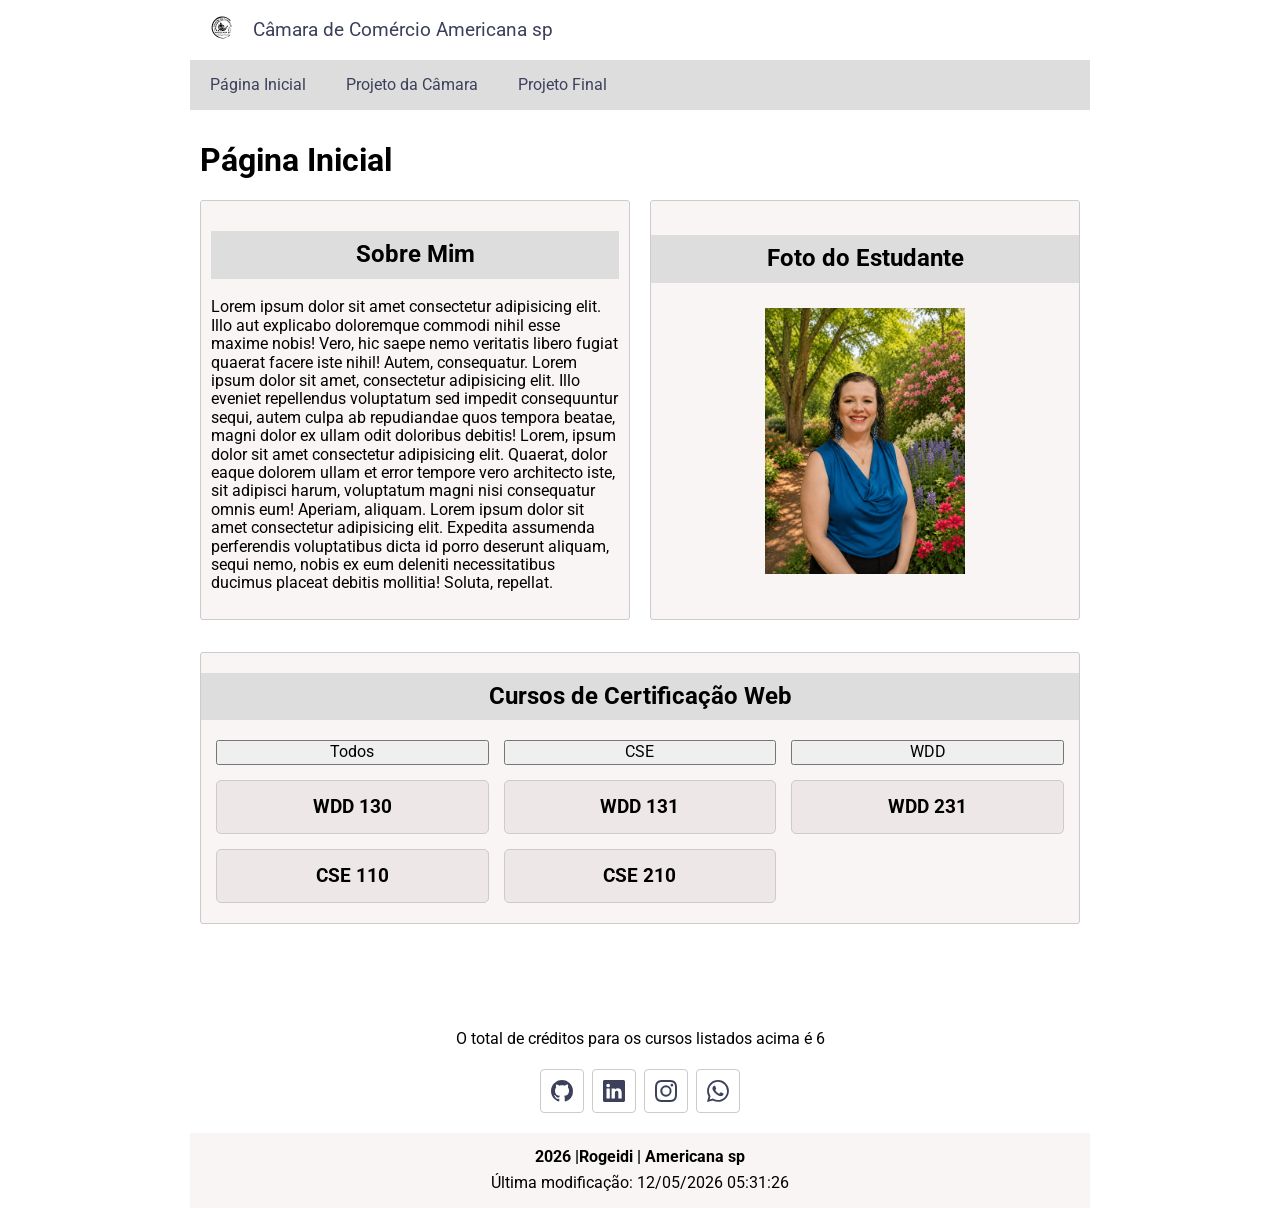
<file: index.html>
<!DOCTYPE html>
<html lang="pt-BR">

<head>
    <meta charset="UTF-8">
    <meta name="viewport" content="width=device-width, initial-scale=1.0">
    <title>Câmara de Comércio Americana sp</title>
    <meta name="description"
        content="Conecte-se à Câmara de Comércio de Americana. Apoio empresarial, parcerias e o crescimento econômico da nossa região.">
    <meta name="author" content="Rogeidi Raquel Vela de Sierra">

    <meta property="og:title" content="Câmara de comércio Americana sp" />
    <meta property="og:description"
        content="Conecte-se à Câmara de Comércio de Americana. Apoio empresarial, parceiras e o crescimento econômico da nossa região." />
    <meta property="og:url" content="https://github.io" />
    <meta property="og:image" content="https://github.io" />

    <link rel="icon" href="imagens/camara-comercio.ico">
    <link rel="stylesheet" href="estilos/normalize.css">
    <link rel="stylesheet" href="estilos/telas-pequenas.css">
    <link rel="stylesheet" href="estilos/maior.css">

    <link rel="preconnect" href="https://fonts.googleapis.com">
    <link rel="preconnect" href="https://fonts.gstatic.com" crossorigin>
    <link href="https://fonts.googleapis.com/css2?family=Roboto:ital,wght@0,100..900;1,100..900&display=swap"
        rel="stylesheet">
</head>

<body>
    <header>
        <img src="imagens/camara-comercio.svg" alt="Logo do Site" width="220" height="220">
        <span>Câmara de Comércio Americana sp</span>
        <button id="ham-btn" class="hamburger"></button>
    </header>
    <nav id="nav-bar" class="navegacao">
        <ul>
            <li><a href="#">Página Inicial</a></li>
            <li><a href="#">Projeto da Câmara</a></li>
            <li><a href="#">Projeto Final</a></li>
        </ul>
    </nav>
    <main>
        <h1>Página Inicial</h1>
        <section class="sobre-mim">
            <h2>Sobre Mim</h2>
            <p>Lorem ipsum dolor sit amet consectetur adipisicing elit. Illo aut explicabo doloremque commodi nihil esse
                maxime nobis! Vero, hic saepe nemo veritatis libero fugiat quaerat facere iste nihil! Autem,
                consequatur.
                Lorem ipsum dolor sit amet, consectetur adipisicing elit. Illo eveniet repellendus voluptatum sed
                impedit consequuntur sequi, autem culpa ab repudiandae quos tempora beatae, magni dolor ex ullam odit
                doloribus debitis!
                Lorem, ipsum dolor sit amet consectetur adipisicing elit. Quaerat, dolor eaque dolorem ullam et error
                tempore vero architecto iste, sit adipisci harum, voluptatum magni nisi consequatur omnis eum! Aperiam,
                aliquam.
                Lorem ipsum dolor sit amet consectetur adipisicing elit. Expedita assumenda perferendis voluptatibus
                dicta id porro deserunt aliquam, sequi nemo, nobis ex eum deleniti necessitatibus ducimus placeat
                debitis mollitia! Soluta, repellat.
            </p>
        </section>
        <section class="foto-perfil">
            <h2>Foto do Estudante</h2>
            <img src="imagens/perfil.jpg" alt="Foto de perfil">
        </section>
        <section class="cursos">
            <h2>Cursos de Certificação Web</h2>
            <div class="filtros-container">
                <button class="btn-filtro active" data-categoria="todos">Todos</button>
                <button class="btn-filtro" data-categoria="cse">CSE</button>
                <button class="btn-filtro" data-categoria="wdd">WDD</button>
            </div>
            <div class="cursos-container"></div>
        </section>
    </main>
    <footer>
        <p>O total de créditos para os cursos listados acima é 6</p>
        <div class="social">
            <a href="https://github.com/Rogeidi/wdd231" target="_blank"><img src="imagens/github.svg"
                    alt="Perfil do GitHub de Rogeidi" width="16px" height="16px"></a>
            <a href="https://www.linkedin.com/in/rogeidi-r-vela-de-sierra-280049397/" target="_blank"><img
                    src="imagens/linkedin.svg" alt="Perfil do LinkedIn de Rogeidi" width="16px" height="16px"></a>
            <a href="https://instagram.com" target="_blank"><img src="imagens/instagram.svg"
                    alt="Página oficial do Instagram da Câmara de Comércio" width="16px" height="16px"></a>
            <a href="https://whatsapp.com" target="_blank"><img src="imagens/whatsapp.svg"
                    alt="Canal de atendimento via WhatsApp" width="16px" height="16px"></a>
        </div>
        <div class="direitos-container">
            <span id="anoAtual">&copy; |Rogeidi | Americana sp</span>
            <p id="ultimaModificacao">Última Modificação</p>
        </div>

    </footer>

    <!------------SCRIPTS----------------------->
    <script src="scripts/navegacao.js" defer></script>
    <script src="scripts/curso.js" defer></script>
    <script src="scripts/datas.js" defer></script>



</body>


</html>
</file>
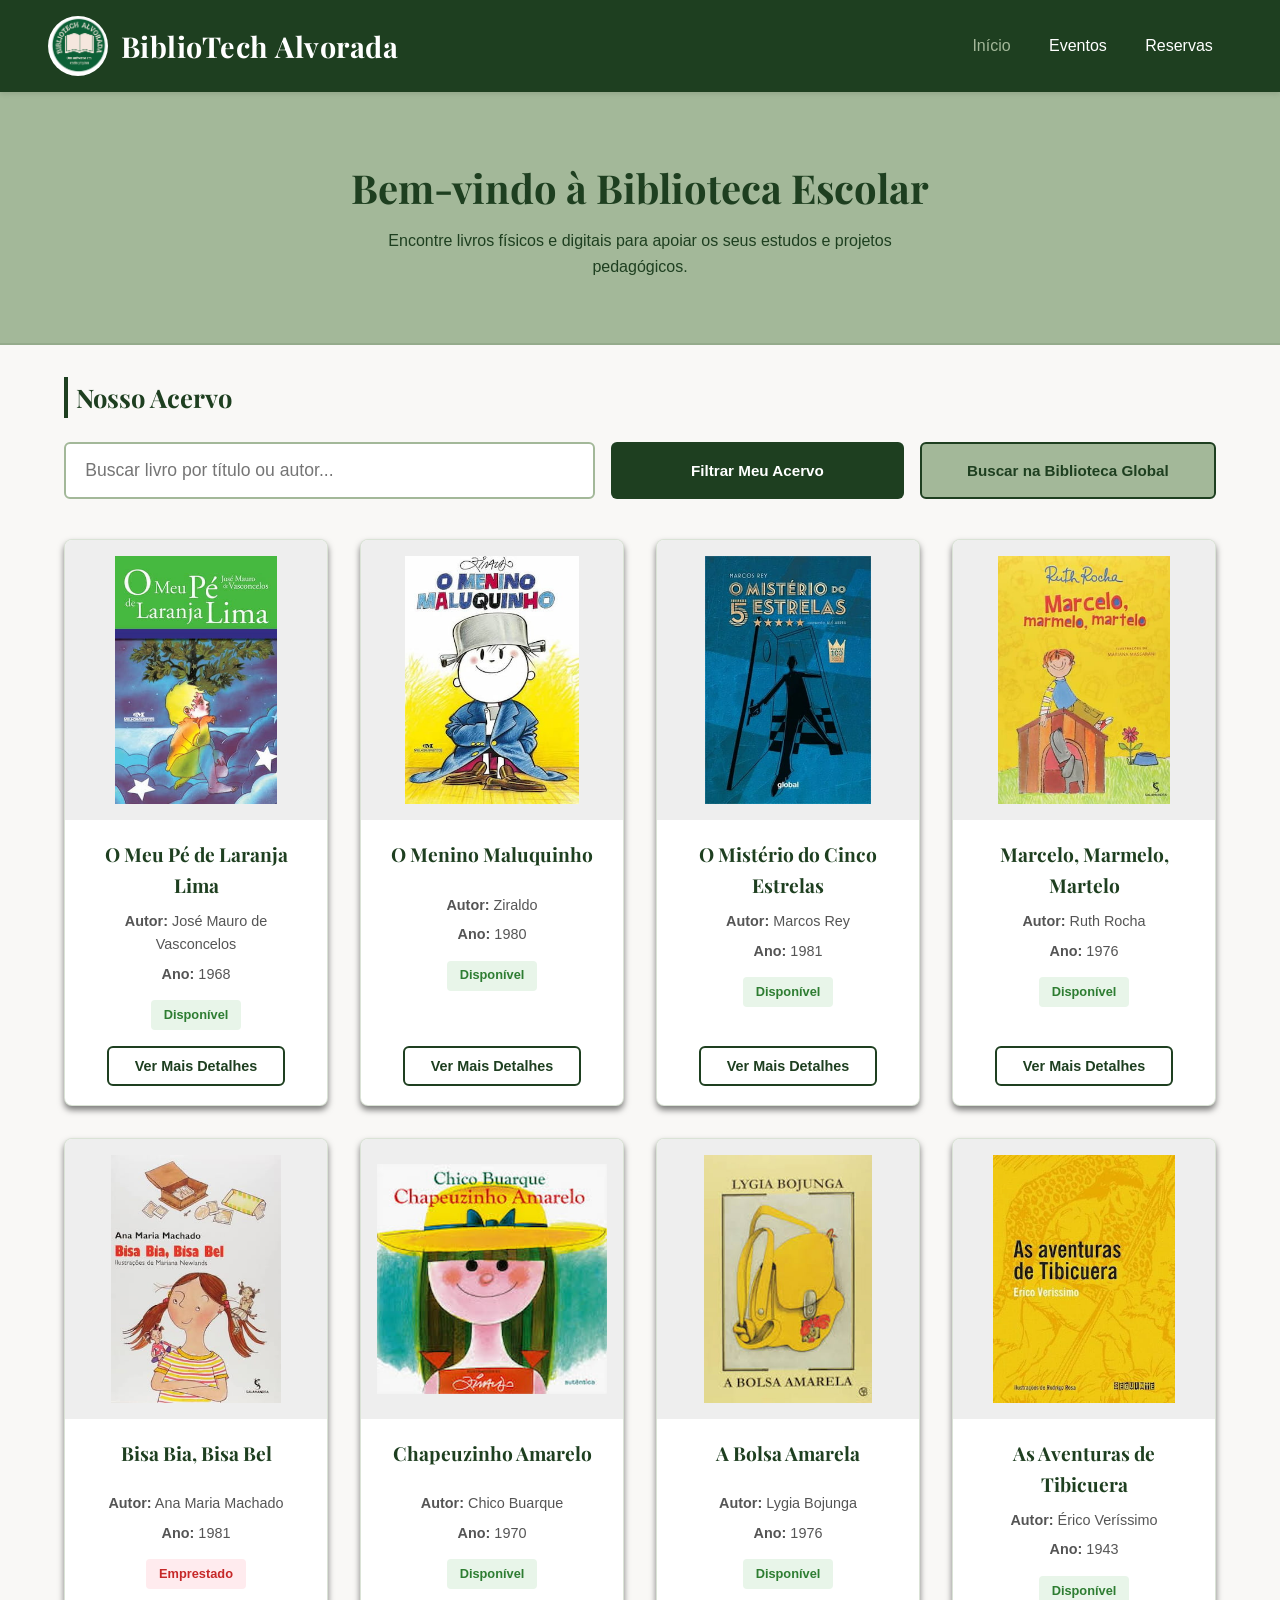
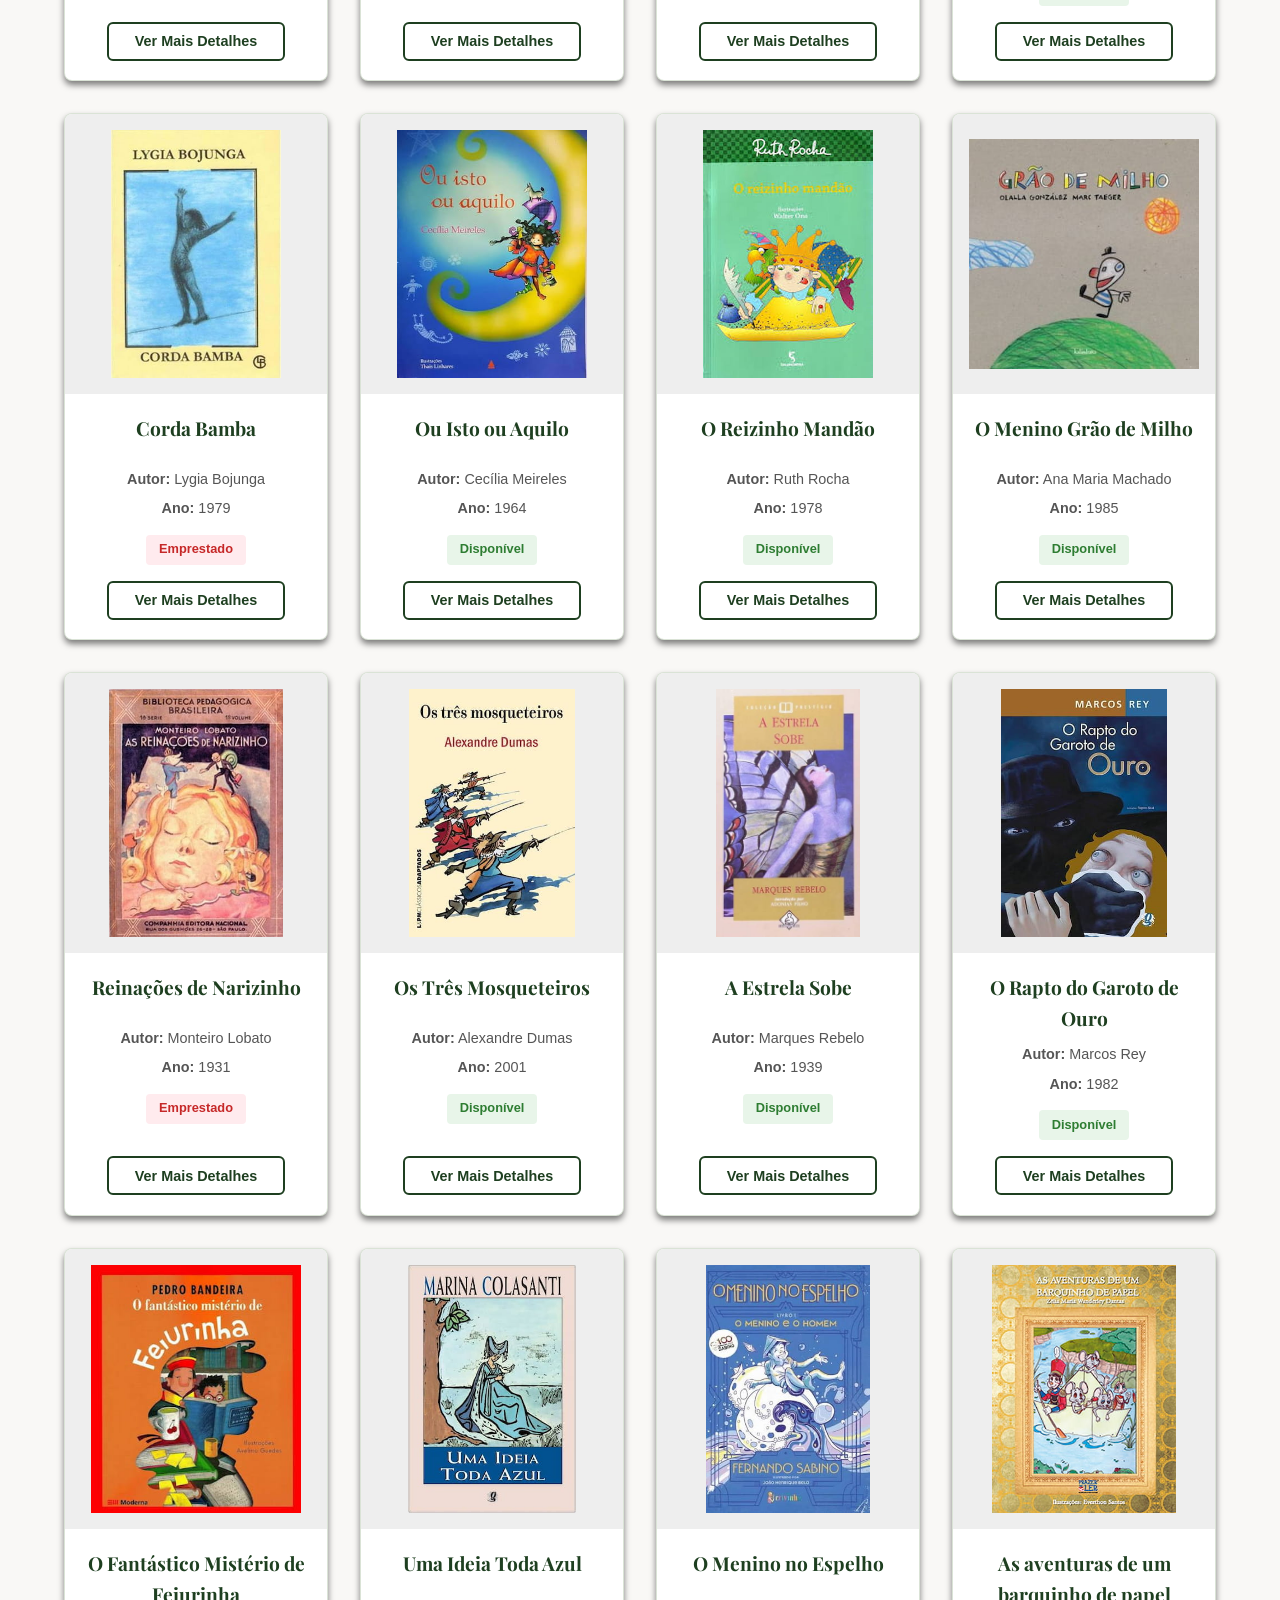
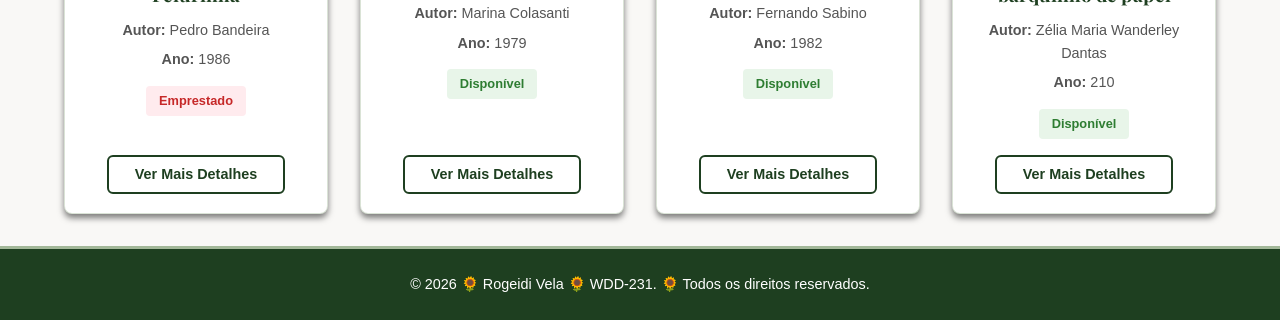
<file: projeto-final/index.html>
<!DOCTYPE html>
<html lang="pt-BR">

<head>
    <meta charset="UTF-8">
    <meta name="viewport" content="width=device-width, initial-scale=1.0">
    <title>BiblioTech Alvorada - Acervo Digital da Biblioteca Escolar</title>
    <meta name="description"
        content="Explore o acervo da BiblioTech Alvorada. busque livros, reserve título, confira eventos literários e gerencie seus empréstimos escolares online.">
    <meta name="author" content="Rogeidi Vela">

    <meta property="og:title" content="BiblioTech Alvorada - Biblioteca Escolar">
    <meta property="og:description"
        content="Facilitando a leitura e o aprendizado com tecnologia. Acesse nosso acervo digital escolar.">
    <meta property="og:type" content="website">
    <meta property="og:url" content="https://rogeidi.github.io/wdd231/projeto-final/index.html">

    <meta property="og:image"
        content="https://rogeidi.github.io/wdd231/projeto-final/imagens/livros-a.jpg">


    <link rel="icon" href="imagens/livro.ico" type="image/x-icon">

    <link rel="preconnect" href="https://fonts.googleapis.com">
    <link rel="preconnect" href="https://fonts.gstatic.com" crossorigin>
    <link href="https://fonts.googleapis.com/css2?family=Playfair+Display:ital,wght@0,400..900;1,400..900&family=Roboto:ital,wght@0,100..900;1,100..900&display=swap" rel="stylesheet">

    <link rel="stylesheet" href="estilos/base.css">
    <link rel="stylesheet" href="estilos/index.css">

    <script src="scripts/main.js" type="module"></script>

</head>

<body>
    <header>

        <div class="logo">
            <img src="imagens/logo.webp" alt="Logotipo BiblioTech" class="logo-imagem">
            <h1>BiblioTech Alvorada</h1>
        </div>
        <button class="menu-hamburger" id="menuHamburger" aria-label="Abrir menu de navegação">☰</button>
        <nav>
            <ul id="navMenu">
                <li><a href="index.html" class="active">Início</a></li>
                <li><a href="eventos.html">Eventos</a></li>
                <li><a href="reserva.html">Reservas</a></li>
            </ul>
        </nav>
    </header>

    <main>
        <section class="hero">
            <h2>Bem-vindo à Biblioteca Escolar</h2>
            <p>Encontre livros físicos e digitais para apoiar os seus estudos e projetos pedagógicos.</p>
        </section>

        <section class="acervo-section">
            <h3>Nosso Acervo</h3>
            <div class="filtros">
                <input type="text" id="buscaLivro" placeholder="Buscar livro por título ou autor...">
                <button id="btnBuscarLocal" class="btn-busca">Filtrar Meu Acervo</button>
                <button id="btnBuscarAPI" class="btn-busca-api">Buscar na Biblioteca Global</button>
            </div>

            <div id="containerLivros" class="livros-grid">

            </div>
        </section>
    </main>

    <div id="modalLivro" class="modal" aria-hidden="true" role="dialog">
        <div class="modal-content">

            <div id="detalhesModal">

            </div>
        </div>
    </div>

    <footer>
        <p>&copy; 2026 🌻 Rogeidi Vela 🌻 WDD-231. 🌻 Todos os direitos reservados.</p>
    </footer>

</body>

</html>
</file>
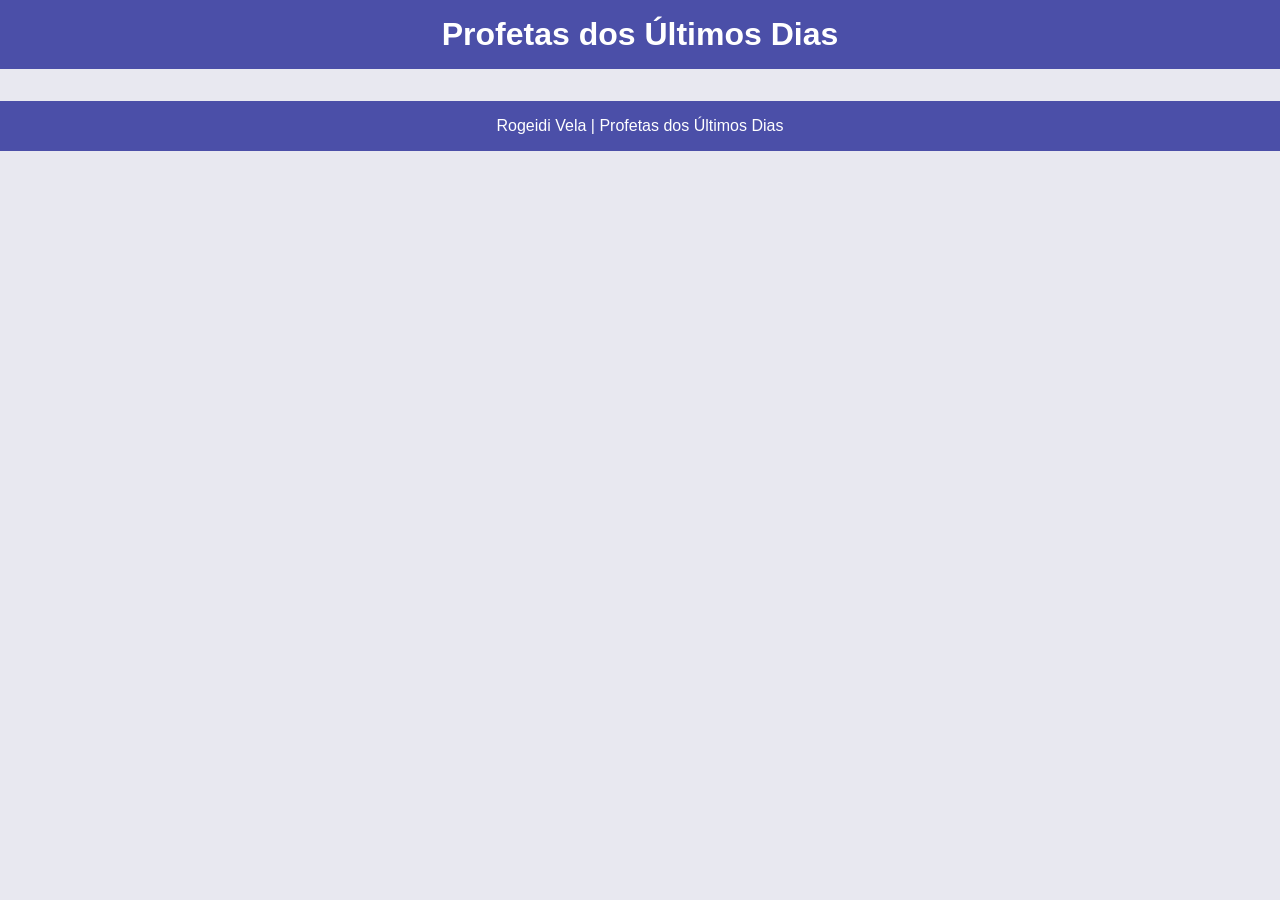
<file: profetas.html>
<!DOCTYPE html>
<html lang="pt-BR">
<head>
    <meta charset="UTF-8">
    <meta name="viewport" content="width=device-width, initial-scale=1.0">
    <title>Profetas SUD</title>
    <meta name="description" content="Conecte-se à Profetas SUD e encontrara toda a informação sobre seu profeta favorito.">
    <meta name="author" content="Rogeidi Raquel Vela de Sierra">
    <link rel="stylesheet" href="estilos/profetas.css">
    <script src="scripts/profetas.js" defer></script>
</head>
<body>
<header>
  <h1>Profetas dos Últimos Dias</h1>
</header>
<main>
    
    <div id="cartoes"></div>
</main>
<footer>
    Rogeidi Vela | Profetas dos Últimos Dias
</footer>
    
</body>
</html>
</file>
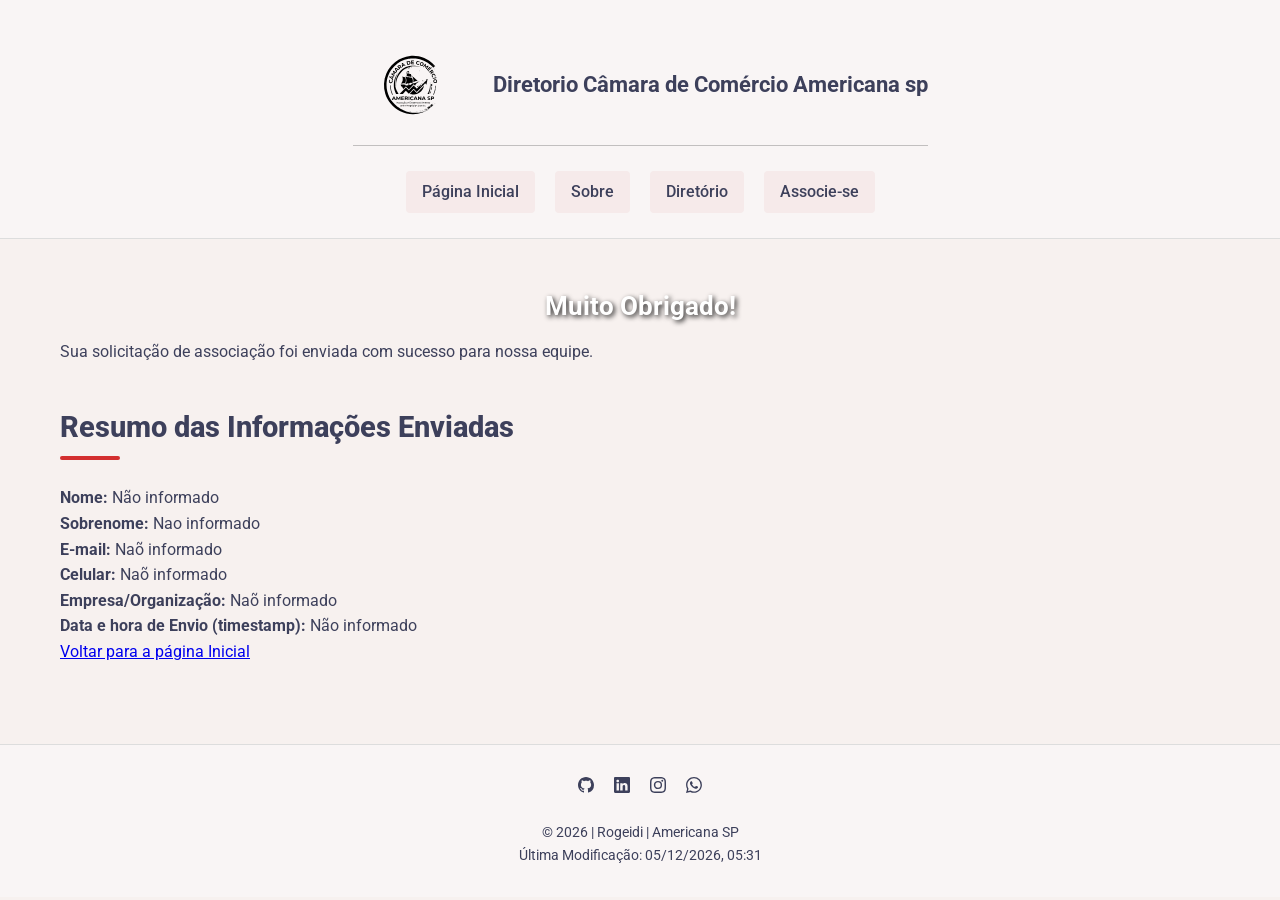
<file: camara/agradecimento.html>
<!DOCTYPE html>
<html lang="pt-BR">

<head>
    <meta charset="UTF-8">
    <meta name="viewport" content="width=device-width, initial-scale=1.0">
    <title>Câmara de Comércio  Americana SP - Associe-se</title>
    <meta name="description" content="Conecte-se com as melhores empresas de Americana, SP. Encontre membros parceiros, previsão do tempo local e eventos da comunidade.">
    <meta name="author" content="Rogeidi Raquel Vela de Sierra">

    <meta property="og:title" content="Página Inicial - Câmara de Comércio de Americana">
    <meta property="og:description" content="Conecte-se com as melhores empresas de Americana, SP. Encontre membros parceiros, previsão do tempo local e eventos da comunidade.">
    <meta property="og:url" content="https://github.io">
    <meta property="og:image" content="https://rogeidi.github.io/wdd231/camara/imagens/americana.jpg">

    <link rel="icon" href="imagens/camara-comercio.ico">

    <link rel="stylesheet" href="estilos/normalize.css">
    <link rel="stylesheet" href="estilos/index.css">
    <link rel="stylesheet" href="estilos/maior-index.css">


    <link rel="preconnect" href="https://fonts.googleapis.com">
    <link rel="preconnect" href="https://fonts.gstatic.com" crossorigin>
    <link href="https://fonts.googleapis.com/css2?family=Roboto:ital,wght@0,100..900;1,100..900&display=swap"
        rel="stylesheet">

    <script src="scripts/index.js" defer></script>
    <script src="scripts/associacao.js" defer></script>
    <script src="scripts/agradecimento.js" defer></script>

</head>

<body>
    <header>

        <div class="logo-titulo-container">
            <img src="imagens/camara-comercio.svg" alt="Logo do Site" width="220" height="220">
            <span>Diretorio Câmara de Comércio Americana sp</span>
        </div>

        <button id="ham-btn" class="hamburger">☰</button>

        <nav id="nav-bar" class="navegacao">
            <ul>
                <li><a href="index.html">Página Inicial</a></li>
                <li><a href="#">Sobre</a></li>
                <li><a href="diretorio.html">Diretório</a></li>
                <li><a href="associacao.html">Associe-se</a></li>
            </ul>
        </nav>
    </header>

    <main>
        <section class="mensagem-sucesso">
            <h1>Muito Obrigado!</h1>
            <p>Sua solicitação de associação foi enviada com sucesso para nossa equipe.</p>
        </section>

        <section class="resumo-dados-container">
            <h2>Resumo das Informações Enviadas</h2>

            <div id="resumo-dados"></div>
        </section>

        <div class="link-retorno">
            <a href="index.html">Voltar para a página Inicial</a>
        </div>


    </main>
    <footer>
        <div class="social">
            <a href="https://github.com/Rogeidi/wdd231" target="_blank"><img src="imagens/github.svg"
                    alt="Perfil do GitHub de Rogeidi" width="16" height="16"></a>
            <a href="https://www.linkedin.com/in/rogeidi-r-vela-de-sierra-280049397/" target="_blank"><img
                    src="imagens/linkedin.svg" alt="Perfil do LinkedIn de Rogeidi" width="16" height="16"></a>
            <a href="https://instagram.com" target="_blank"><img src="imagens/instagram.svg"
                    alt="Página oficial do Instagram da Câmara de Comércio" width="16" height="16"></a>
            <a href="https://whatsapp.com" target="_blank"><img src="imagens/whatsapp.svg"
                    alt="Canal de atendimento via WhatsApp" width="16" height="16"></a>
        </div>
        <div class="direitos-container">
            <span id="anoAtual">&copy; |Rogeidi | Americana sp</span>
            <p id="ultimaModificacao">Última Modificação</p>
        </div>
    </footer>
</body>

</html>
</file>
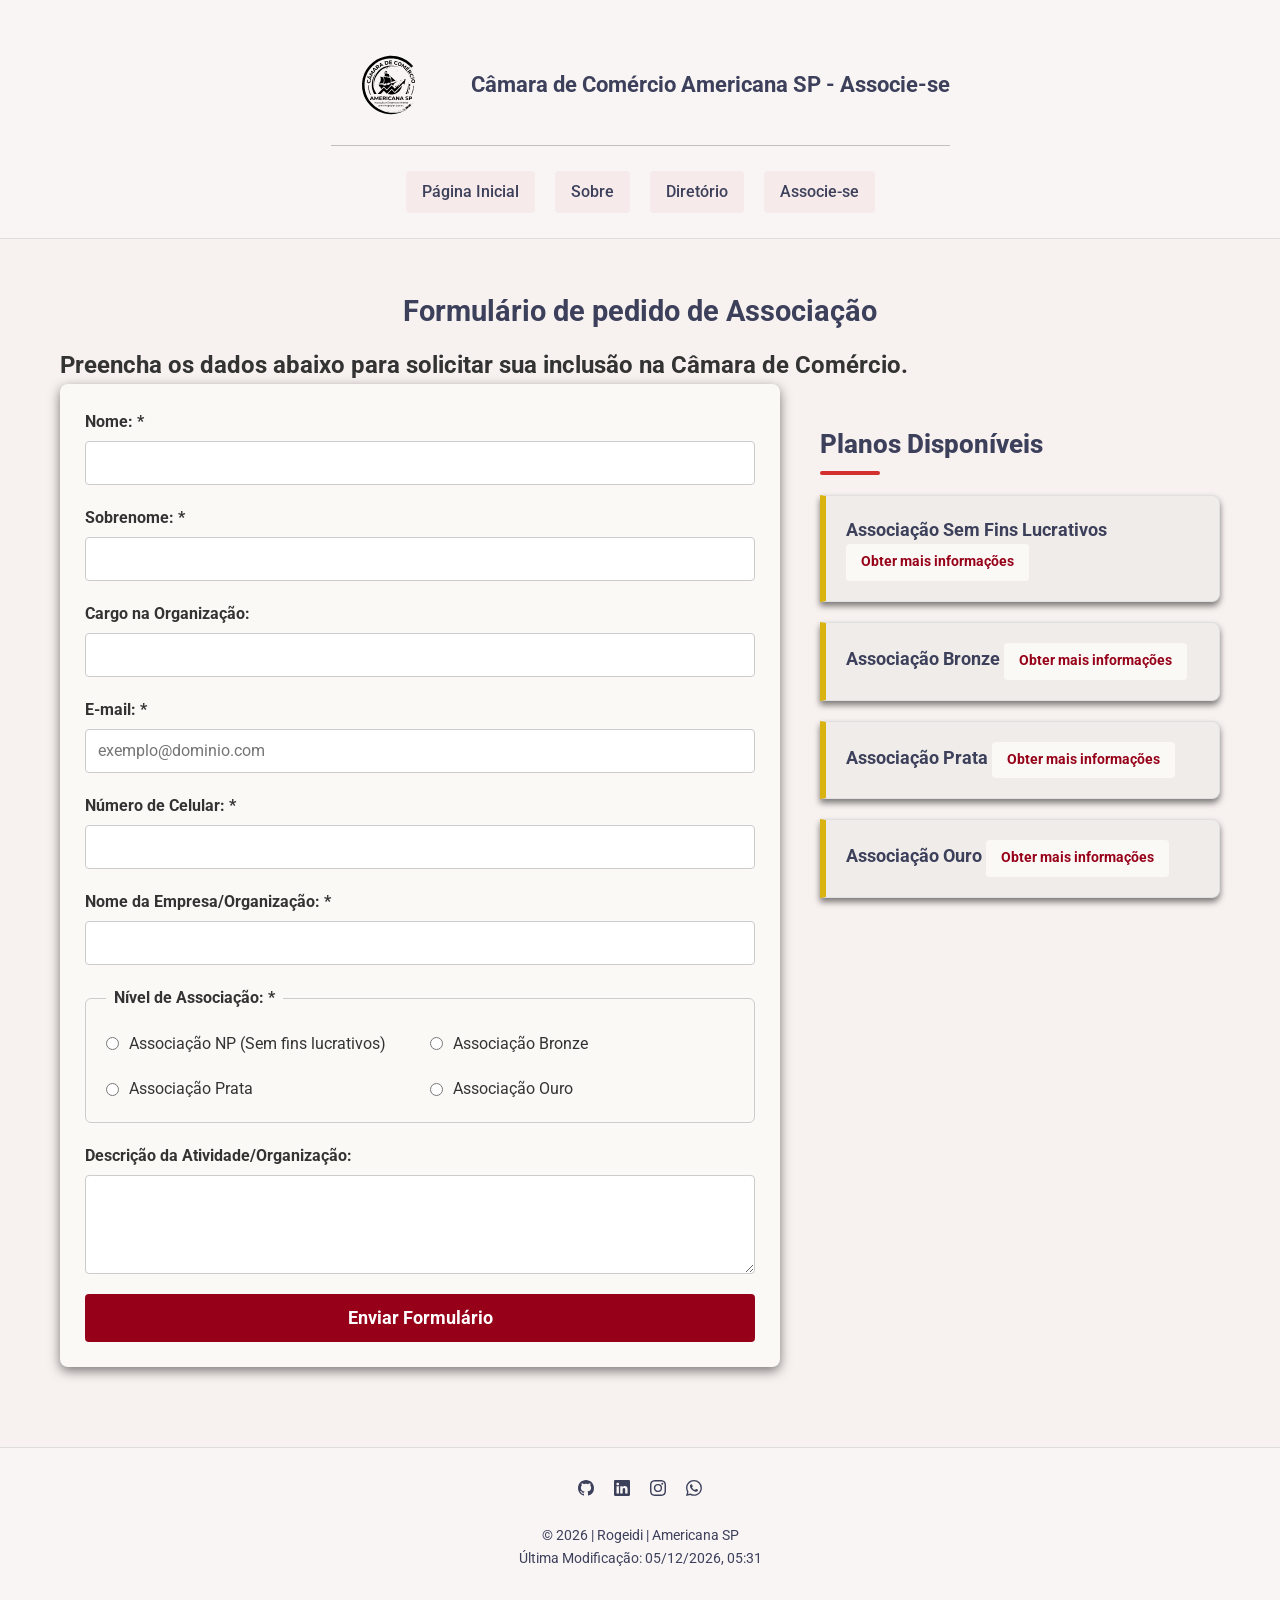
<file: camara/associacao.html>
<!DOCTYPE html>
<html lang="pt-BR">

<head>
    <meta charset="UTF-8">
    <meta name="viewport" content="width=device-width, initial-scale=1.0">
    <title>Câmara de Comércio Americana SP - Associe-se</title>
    <meta name="description"
        content="Una-se à rede empresarial de Americana, SP! Conheça as vantagens exclusivas dos nossos planos de associação e impulsione o seu negócio hoje mesmo.">
    <meta name="author" content="Rogeidi Raquel Vela de Sierra">

    <meta property="og:title" content="Página Associe-se - Câmara de Comércio de Americana">
    <meta property="og:description"
        content="Una-se à rede empresarial de Americana, SP! Conheça as vantagens exclusivas dos nossos planos de associação e impulsione o seu negócio hoje mesmo.">
    <meta property="og:url" content="https://github.io">
    <meta property="og:image" content="https://rogeidi.github.io/wdd231/camara/imagens/americana.jpg">

    <link rel="icon" href="imagens/camara-comercio.ico">

    <link rel="stylesheet" href="estilos/normalize.css">
    <link rel="stylesheet" href="estilos/index.css">
    <link rel="stylesheet" href="estilos/associacao.css">
    <link rel="stylesheet" href="estilos/maior-index.css">


    <link rel="preconnect" href="https://fonts.googleapis.com">
    <link rel="preconnect" href="https://fonts.gstatic.com" crossorigin>
    <link href="https://fonts.googleapis.com/css2?family=Roboto:ital,wght@0,100..900;1,100..900&display=swap"
        rel="stylesheet">

    <script src="scripts/index.js" defer></script>
    <script src="scripts/associacao.js" defer></script>

</head>

<body>
    <header>

        <div class="logo-titulo-container">
            <img src="imagens/camara-comercio.svg" alt="Logo do Site" width="220" height="220">
            <span>Câmara de Comércio Americana SP - Associe-se</span>
        </div>

        <button id="ham-btn" class="hamburger">☰</button>

        <nav id="nav-bar" class="navegacao">
            <ul>
                <li><a href="index.html">Página Inicial</a></li>
                <li><a href="sobre.html">Sobre</a></li>
                <li><a href="diretorio.html">Diretório</a></li>
                <li><a href="associacao.html" class="active">Associe-se</a></li>
            </ul>
        </nav>
    </header>

    <main class="associacion-main">
        <section class="introducao-associacao">
            <h1>Formulário de pedido de Associação</h1>
            <p>Preencha os dados abaixo para solicitar sua inclusão na Câmara de Comércio.</p>
        </section>

        <div class="layout-associacao-grid">

            <section class="formulario-container">
                <form action="thankyou.html" method="get" id="form-associacao">

                    <label>
                        <span>Nome: *</span>
                        <input type="text" name="nome" id="nome" autocomplete="given-name" title="Nome do candidato" required>

                    </label>

                    <label>
                        <span>Sobrenome: *</span>
                        <input type="text" name="sobrenome" id="sobrenome" autocomplete="family-name" title="Sobrenome do candidato" required>
                    </label>

                    <label>
                        <span>Cargo na Organização:</span>
                        <input type="text" name="cargo" id="cargo" autocomplete="organization-title" pattern="[A-Za-zÀ-ÿ\s\-]{7,}" title="Cargo na organização (mínimo de 7 carateres, apeas letras, espaços e hífens)">
                    </label>

                    <label>
                        <span>E-mail: *</span>
                        <input type="email" name="email" id="email" placeholder="exemplo@dominio.com" autocomplete="email" title="Endereço de e-mail institucional" required>
                    </label>

                    <label>
                        <span>Número de Celular: *</span>
                        <input type="tel" name="celular" id="celular" autocomplete="tel" title="Número de telefone celular" required>
                    </label>

                    <label>
                        <span>Nome da Empresa/Organização: *</span>
                        <input type="text" name="organizacao" id="organizacao" autocomplete="organization" title="Nome da empresa ou organização" required>
                    </label>

                    <fieldset class="grupo-nivel-asossiacao"> 
                        <legend>Nível de Associação: *</legend>

                        <label class="opcao-radio">
                            <input type="radio" name="nivel_asossiacao" value="np" title="Asossiação NP" required>
                            <span>Associação NP (Sem fins lucrativos)</span>
                        </label>

                        <label class="opcao-radio">
                            <input type="radio" name="nivel_asossiacao" value="bronze" title="Asossiação Bronze" required>
                            <span>Associação Bronze</span>
                        </label>

                        <label class="opcao-radio">
                            <input type="radio" name="nivel_asossiacao" value="silver" title="Asossiação Prata" required>
                            <span>Associação Prata</span>
                        </label>

                        <label class="opcao-radio">
                            <input type="radio" name="nivel_asossiacao" value="gold" title="Asossiação Ouro" required>
                            <span>Associação Ouro</span>
                        </label>
                    </fieldset>

                    <label>
                        <span>Descrição da Atividade/Organização:</span>
                        <textarea name="descricao" id="descricao" rows="4" title="Descrição da atividade da sua organização"></textarea>
                    </label>

                    <input type="hidden" name="timestamp" id="timestamp">

                    <div class="botao-wrapper">
                        <input type="submit" value="Enviar Formulário">
                    </div>
                </form>
            </section>

            <section id="container-cartoes-planos">

            </section>
        </div>
    </main>
    <footer>
        <div class="social">
            <a href="https://github.com/Rogeidi/wdd231" target="_blank"><img src="imagens/github.svg"
                    alt="Perfil do GitHub de Rogeidi" width="16" height="16"></a>
            <a href="https://www.linkedin.com/in/rogeidi-r-vela-de-sierra-280049397/" target="_blank"><img
                    src="imagens/linkedin.svg" alt="Perfil do LinkedIn de Rogeidi" width="16" height="16"></a>
            <a href="https://instagram.com" target="_blank"><img src="imagens/instagram.svg"
                    alt="Página oficial do Instagram da Câmara de Comércio" width="16" height="16"></a>
            <a href="https://whatsapp.com" target="_blank"><img src="imagens/whatsapp.svg"
                    alt="Canal de atendimento via WhatsApp" width="16" height="16"></a>
        </div>
        <div class="direitos-container">
            <span id="anoAtual">&copy; |Rogeidi | Americana sp</span>
            <p id="ultimaModificacao">Última Modificação</p>
        </div>
    </footer>
</body>

</html>
</file>
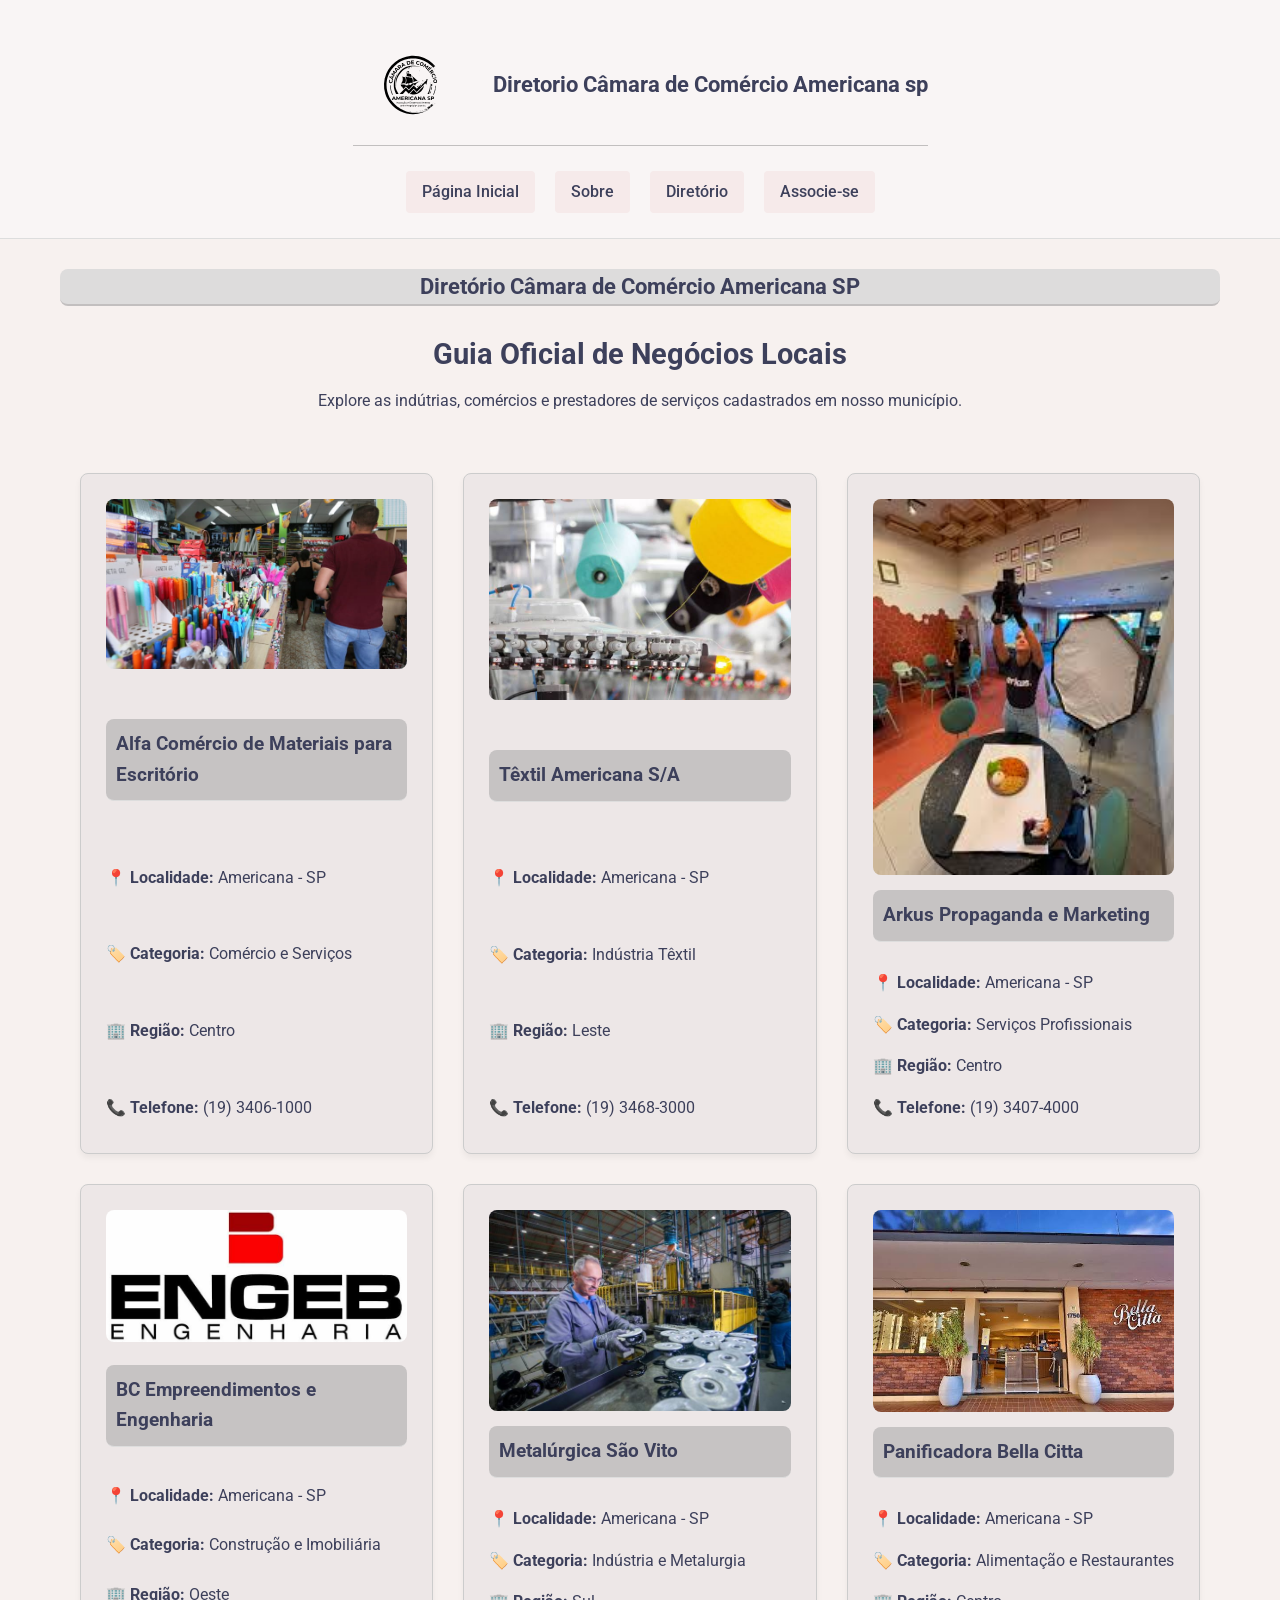
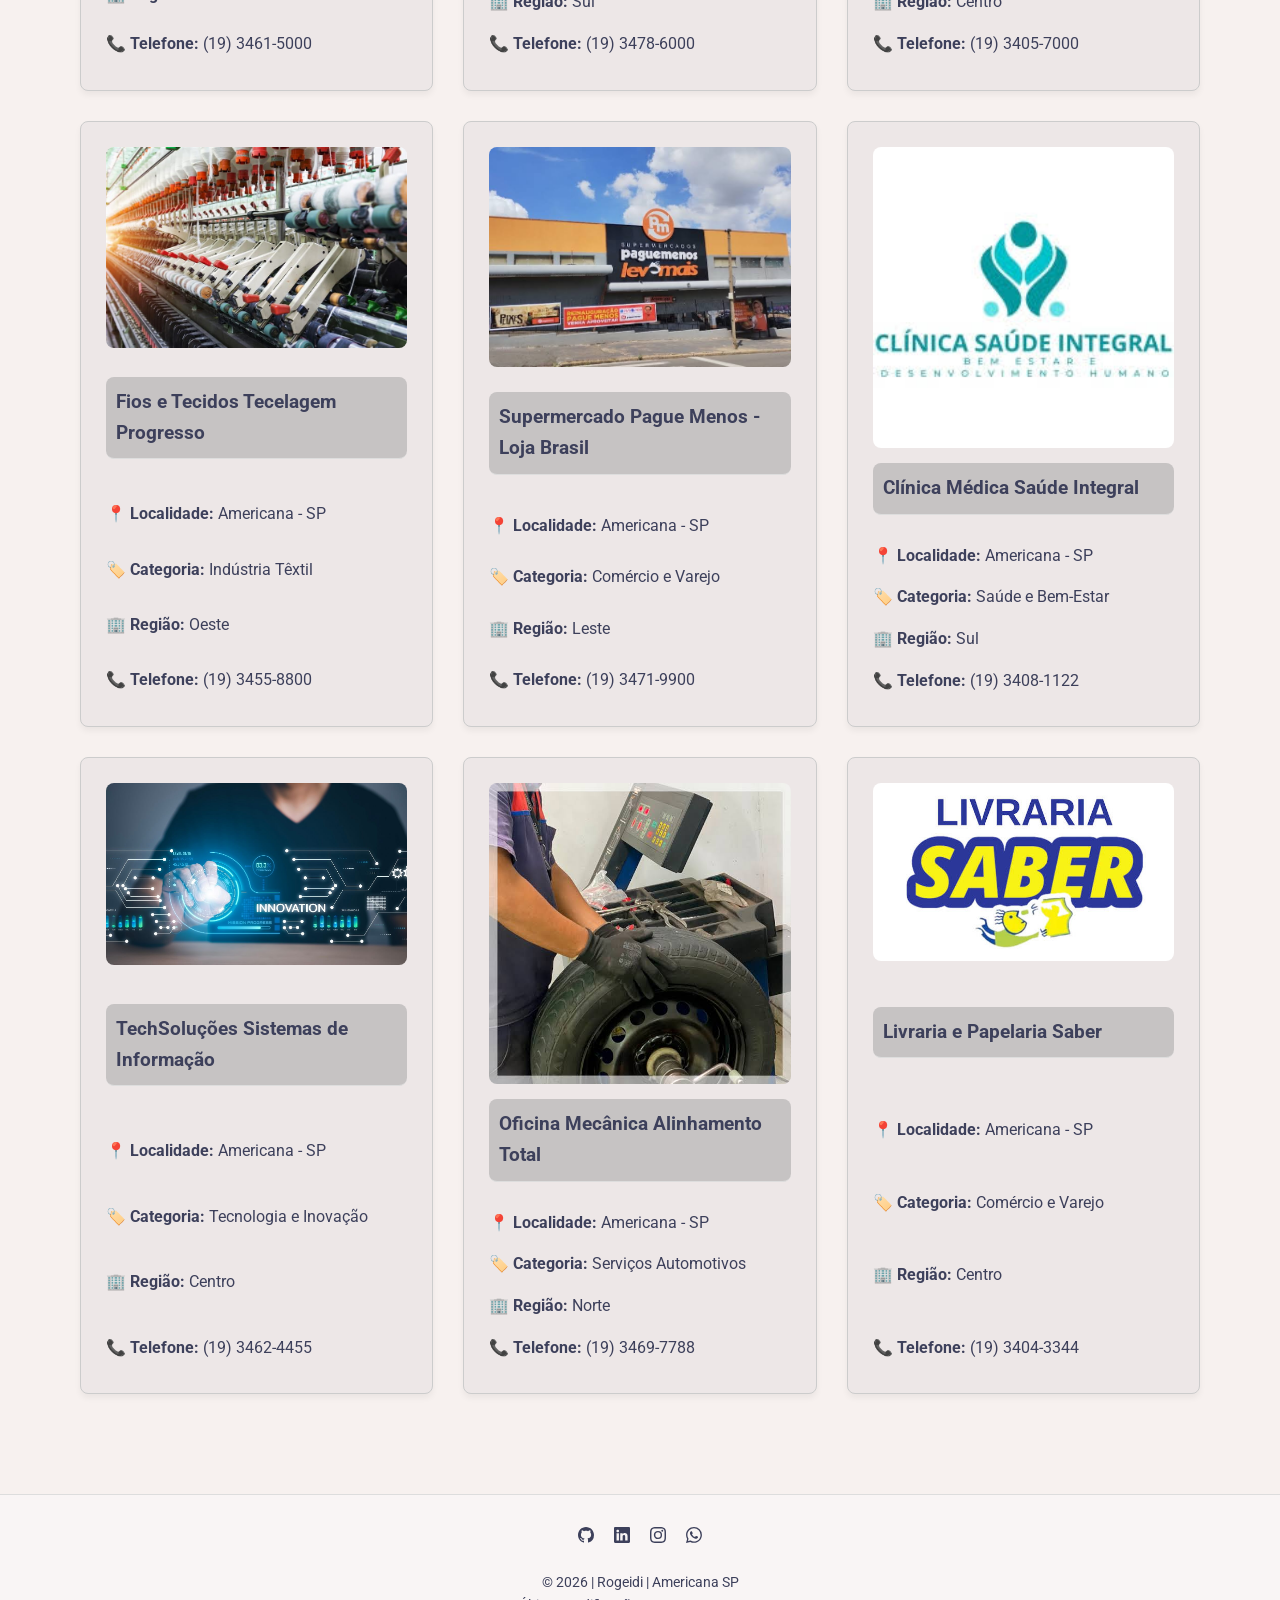
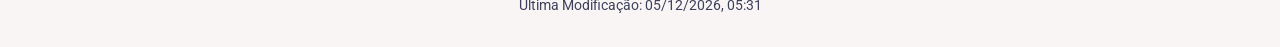
<file: camara/diretorio.html>
<!DOCTYPE html>
<html lang="pt-BR">

<head>
    <meta charset="UTF-8">
    <meta name="viewport" content="width=device-width, initial-scale=1.0">
    <title>Diretório de Empresas - Câmara de Comércio</title>
    <meta name="description" content="Conecte-se ao Diretório da Câmara de Comércio de Americana. Onde encontrará nossas empresas parceiras com as quais poderá entrar em contato.">
    <meta name="author" content="Rogeidi Raquel Vela de Sierra">

    <meta property="og:title" content="Diretório da Câmara de Comércio de Americana">
    <meta property="og:description" content="Conecte-se ao Diretório da Câmara de Comércio de Americana. Onde encontrará nossas empresas parceiras com as quais poderá entrar em contato.">
    <meta property="og:url" content="https://github.io">
    <meta property="og:image" content="https://rogeidi.github.io/wdd231/camara/imagens/clinica-medica.jpg">

    <link rel="icon" href="imagens/camara-comercio.ico">

    <link rel="stylesheet" href="estilos/directorio.css">
    <link rel="stylesheet" href="estilos/maior.css">

    <link rel="preconnect" href="https://fonts.googleapis.com">
    <link rel="preconnect" href="https://fonts.gstatic.com" crossorigin>
    <link href="https://fonts.googleapis.com/css2?family=Roboto:ital,wght@0,100..900;1,100..900&display=swap"
        rel="stylesheet">

    <script src="scripts/index.js" defer></script>
    <script src="scripts/diretorio.js" defer></script>
</head>

<body>
    <header>
        <div class="logo-titulo-container">
            <img src="imagens/camara-comercio.svg" alt="Logo do Site" width="220" height="220">
            <span>Diretorio Câmara de Comércio Americana sp</span>
        </div>

        <button id="ham-btn" class="hamburger">☰</button>

        <nav id="nav-bar" class="navegacao">
            <ul>
                <li><a href="index.html">Página Inicial</a></li>
                <li><a href="sobre.html">Sobre</a></li>
                <li><a href="diretorio.html">Diretório</a></li>
                <li><a href="associacao.html">Associe-se</a></li>
            </ul>
        </nav>

    </header>

    <main>
        <h1>Diretório Câmara de Comércio Americana SP</h1>

        <section class="introducao">
            <h2>Guia Oficial de Negócios Locais</h2>
            <p>Explore as indútrias, comércios e prestadores de serviços cadastrados em nosso município.</p>
        </section>

        <section id="diretorio-empresas" class="grid-empresas">
            <h2 class="visually-hidden">Lista de Empresas Cdastradas</h2>
            <p class="carregando">Carregando o diretório de empresas em Americana...</p>
        </section>
    </main>
    <footer>
        <div class="social">
            <a href="https://github.com/Rogeidi/wdd231" target="_blank"><img src="imagens/github.svg"
                    alt="Perfil do GitHub de Rogeidi" width="16" height="16"></a>
            <a href="https://www.linkedin.com/in/rogeidi-r-vela-de-sierra-280049397/" target="_blank"><img
                    src="imagens/linkedin.svg" alt="Perfil do LinkedIn de Rogeidi" width="16" height="16"></a>
            <a href="https://instagram.com" target="_blank"><img src="imagens/instagram.svg"
                    alt="Página oficial do Instagram da Câmara de Comércio" width="16" height="16"></a>
            <a href="https://whatsapp.com" target="_blank"><img src="imagens/whatsapp.svg"
                    alt="Canal de atendimento via WhatsApp" width="16" height="16"></a>
        </div>
        <div class="direitos-container">
            <span id="anoAtual">&copy; |Rogeidi | Americana sp</span>
            <p id="ultimaModificacao">Última Modificação</p>
        </div>
    </footer>
</body>

</html>
</file>
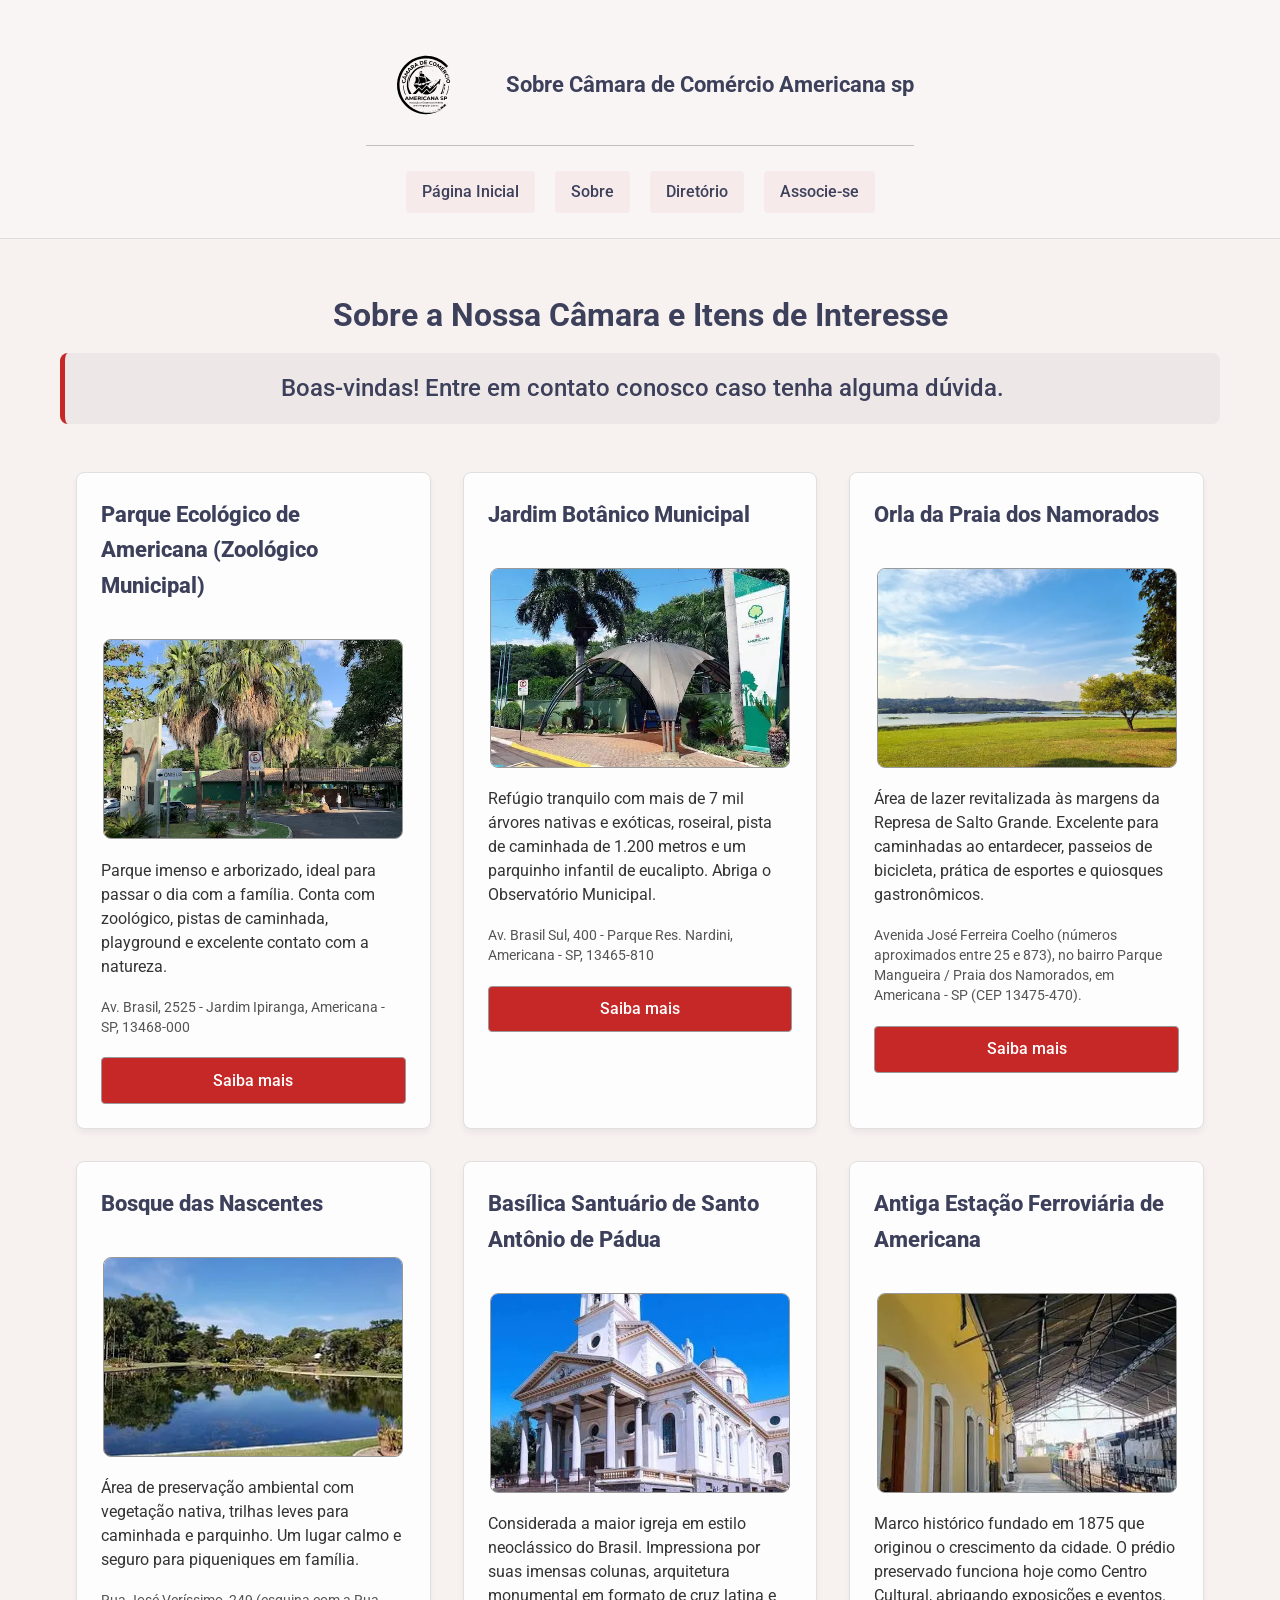
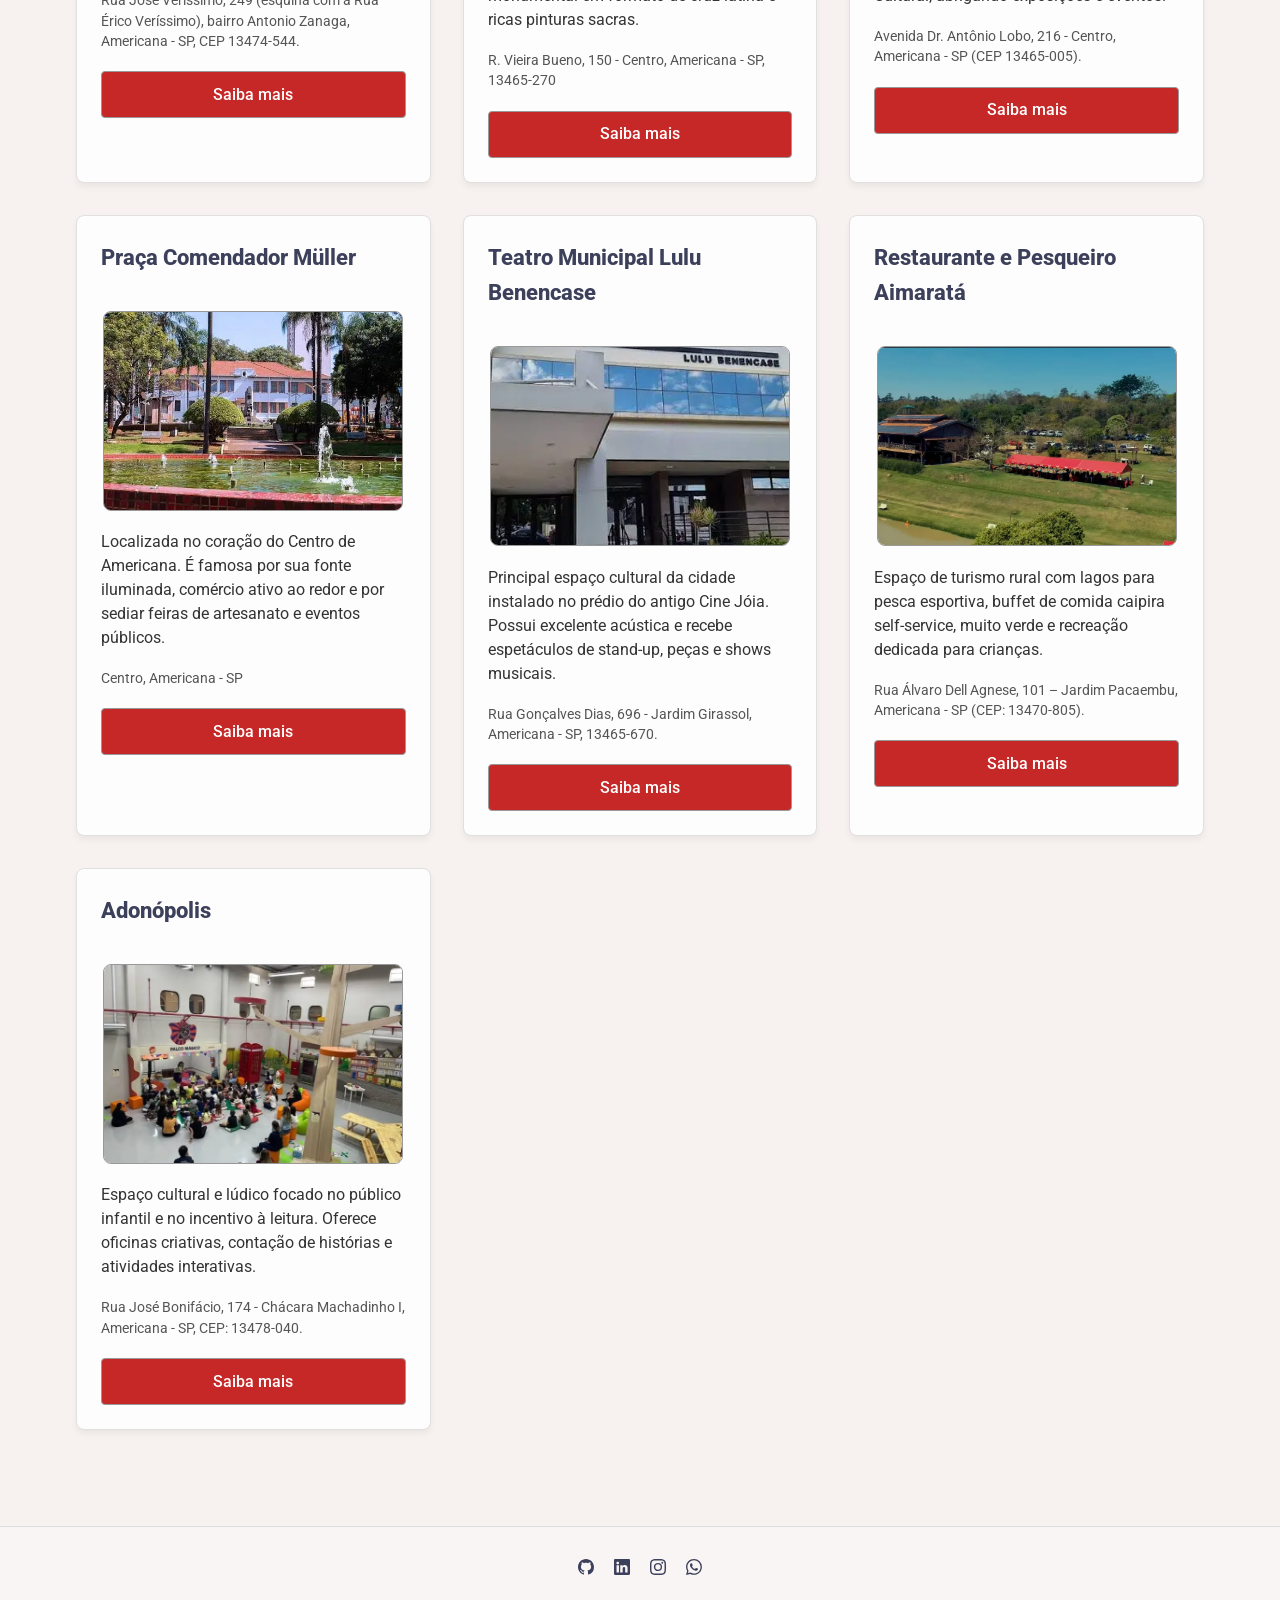
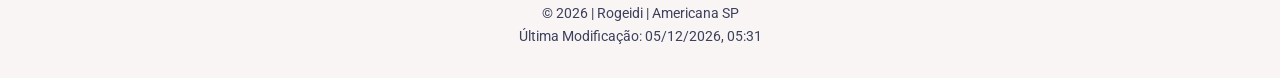
<file: camara/sobre.html>
<!DOCTYPE html>
<html lang="pt-BR">

<head>
    <meta charset="UTF-8">
    <meta name="viewport" content="width=device-width, initial-scale=1.0">
    <title>Sobre Câmara de Comércio Americana SP</title>
    <meta name="description"
        content="Descubra o potencial de Americana! Conheça a nossa Câmara de Comércio, explore os principais pontos turísticos da cidade e conecte-se com nossa comunidade.">
    <meta name="author" content="Rogeidi Raquel Vela de Sierra">

    <meta property="og:title" content="Sobre - Câmara de Comércio de Americana SP">
    <meta property="og:description"
        content="Descubra o potencial de Americana! Conheça a nossa Câmara de Comércio, explore os principais pontos turísticos da cidade e conecte-se com nossa comunidade.">
    <meta property="og:url" content="https://github.io">
    <meta property="og:image" content="https://rogeidi.github.io/wdd231/camara/imagens/americana.jpg">

    <link rel="icon" href="imagens/camara-comercio.ico">

    <link rel="stylesheet" href="estilos/normalize.css">
    <link rel="stylesheet" href="estilos/index.css">
    <link rel="stylesheet" href="estilos/sobre.css">
    <link rel="stylesheet" href="estilos/maior-index.css">


    <link rel="preconnect" href="https://fonts.googleapis.com">
    <link rel="preconnect" href="https://fonts.gstatic.com" crossorigin>
    <link href="https://fonts.googleapis.com/css2?family=Roboto:ital,wght@0,100..900;1,100..900&display=swap"
        rel="stylesheet">

    <script src="scripts/index.js" defer></script>
    <script src="scripts/sobre.js" type="module"></script>

</head>

<body>
    <header>

        <div class="logo-titulo-container">
            <img src="imagens/camara-comercio.svg" alt="Logo do Site" width="220" height="220">
            <span>Sobre Câmara de Comércio Americana sp</span>
        </div>

        <button id="ham-btn" class="hamburger">☰</button>

        <nav id="nav-bar" class="navegacao">
            <ul>
                <li><a href="index.html">Página Inicial</a></li>
                <li><a href="sobre.html">Sobre</a></li>
                <li><a href="diretorio.html">Diretório</a></li>
                <li><a href="associacao.html">Associe-se</a></li>
            </ul>
        </nav>

    </header>

    <main>
        <h1>Sobre a Nossa Câmara e Itens de Interesse</h1>

        <div id="visita-mensagem" class="mensagem-visita"></div>

        <div id="cards-container" class="grid-container">

        </div>
    </main>
    <footer>
        <div class="social">
            <a href="https://github.com/Rogeidi/wdd231" target="_blank"><img src="imagens/github.svg"
                    alt="Perfil do GitHub de Rogeidi" width="16" height="16"></a>
            <a href="https://www.linkedin.com/in/rogeidi-r-vela-de-sierra-280049397/" target="_blank"><img
                    src="imagens/linkedin.svg" alt="Perfil do LinkedIn de Rogeidi" width="16" height="16"></a>
            <a href="https://instagram.com" target="_blank"><img src="imagens/instagram.svg"
                    alt="Página oficial do Instagram da Câmara de Comércio" width="16" height="16"></a>
            <a href="https://whatsapp.com" target="_blank"><img src="imagens/whatsapp.svg"
                    alt="Canal de atendimento via WhatsApp" width="16" height="16"></a>
        </div>
        <div class="direitos-container">
            <span id="anoAtual">&copy; |Rogeidi | Americana sp</span>
            <p id="ultimaModificacao">Última Modificação</p>
        </div>
    </footer>
</body>

</html>
</file>
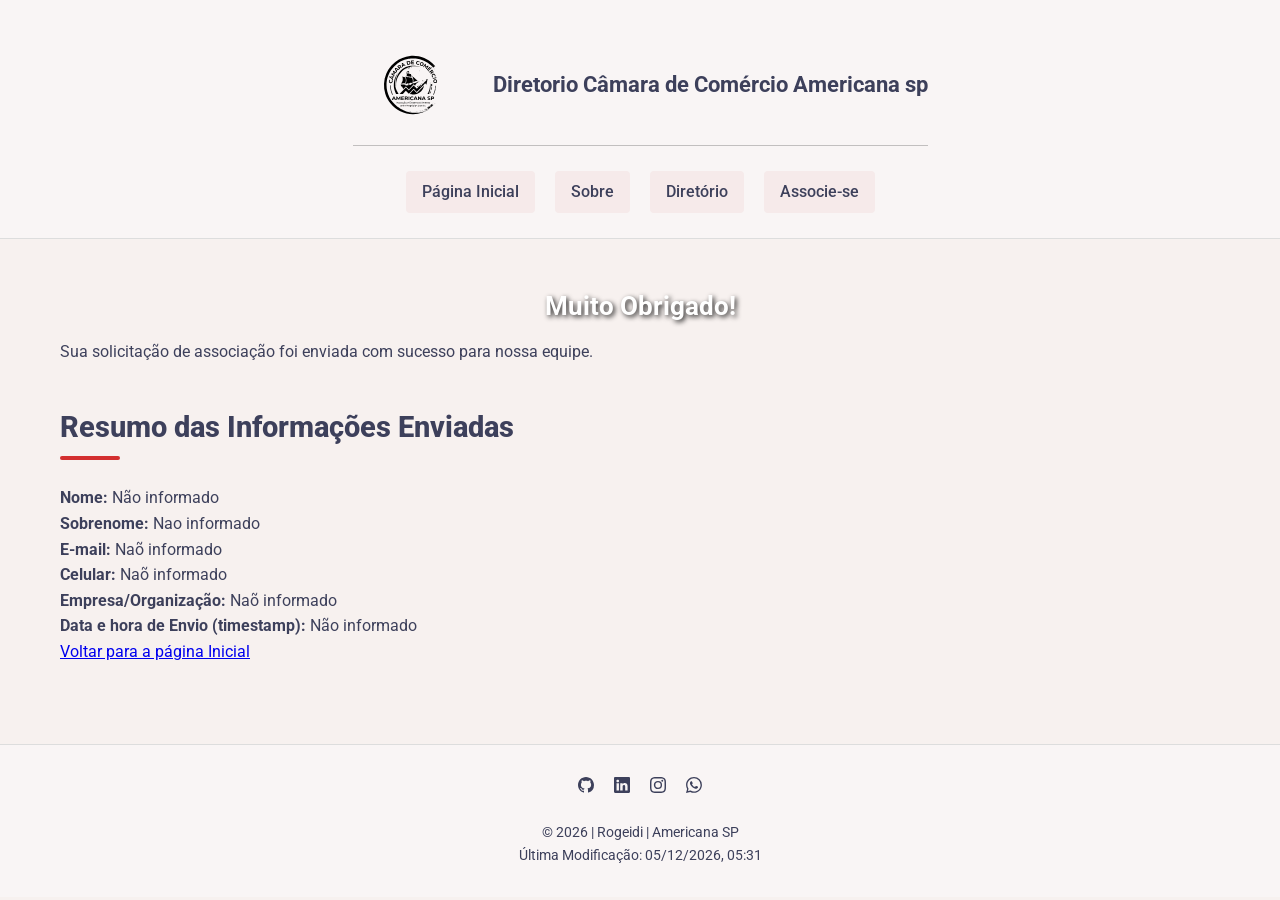
<file: camara/thankyou.html>
<!DOCTYPE html>
<html lang="pt-BR">

<head>
    <meta charset="UTF-8">
    <meta name="viewport" content="width=device-width, initial-scale=1.0">
    <title>Câmara de Comércio  Americana SP - Associe-se</title>
    <meta name="description" content="Conecte-se com as melhores empresas de Americana, SP. Encontre membros parceiros, previsão do tempo local e eventos da comunidade.">
    <meta name="author" content="Rogeidi Raquel Vela de Sierra">

    <meta property="og:title" content="Página Inicial - Câmara de Comércio de Americana">
    <meta property="og:description" content="Conecte-se com as melhores empresas de Americana, SP. Encontre membros parceiros, previsão do tempo local e eventos da comunidade.">
    <meta property="og:url" content="https://github.io">
    <meta property="og:image" content="https://rogeidi.github.io/wdd231/camara/imagens/americana.jpg">

    <link rel="icon" href="imagens/camara-comercio.ico">

    <link rel="stylesheet" href="estilos/normalize.css">
    <link rel="stylesheet" href="estilos/index.css">
    <link rel="stylesheet" href="estilos/maior-index.css">


    <link rel="preconnect" href="https://fonts.googleapis.com">
    <link rel="preconnect" href="https://fonts.gstatic.com" crossorigin>
    <link href="https://fonts.googleapis.com/css2?family=Roboto:ital,wght@0,100..900;1,100..900&display=swap"
        rel="stylesheet">

    <script src="scripts/index.js" defer></script>
    <script src="scripts/associacao.js" defer></script>
    <script src="scripts/thankyou.js" defer></script>

</head>

<body>
    <header>

        <div class="logo-titulo-container">
            <img src="imagens/camara-comercio.svg" alt="Logo do Site" width="220" height="220">
            <span>Diretorio Câmara de Comércio Americana sp</span>
        </div>

        <button id="ham-btn" class="hamburger">☰</button>

        <nav id="nav-bar" class="navegacao">
            <ul>
                <li><a href="index.html">Página Inicial</a></li>
                <li><a href="sobre.html">Sobre</a></li>
                <li><a href="diretorio.html">Diretório</a></li>
                <li><a href="associacao.html">Associe-se</a></li>
            </ul>
        </nav>
    </header>

    <main>
        <section class="mensagem-sucesso">
            <h1>Muito Obrigado!</h1>
            <p>Sua solicitação de associação foi enviada com sucesso para nossa equipe.</p>
        </section>

        <section class="resumo-dados-container">
            <h2>Resumo das Informações Enviadas</h2>

            <div id="resumo-dados"></div>
        </section>

        <div class="link-retorno">
            <a href="index.html">Voltar para a página Inicial</a>
        </div>


    </main>
    <footer>
        <div class="social">
            <a href="https://github.com/Rogeidi/wdd231" target="_blank"><img src="imagens/github.svg"
                    alt="Perfil do GitHub de Rogeidi" width="16" height="16"></a>
            <a href="https://www.linkedin.com/in/rogeidi-r-vela-de-sierra-280049397/" target="_blank"><img
                    src="imagens/linkedin.svg" alt="Perfil do LinkedIn de Rogeidi" width="16" height="16"></a>
            <a href="https://instagram.com" target="_blank"><img src="imagens/instagram.svg"
                    alt="Página oficial do Instagram da Câmara de Comércio" width="16" height="16"></a>
            <a href="https://whatsapp.com" target="_blank"><img src="imagens/whatsapp.svg"
                    alt="Canal de atendimento via WhatsApp" width="16" height="16"></a>
        </div>
        <div class="direitos-container">
            <span id="anoAtual">&copy; |Rogeidi | Americana sp</span>
            <p id="ultimaModificacao">Última Modificação</p>
        </div>
    </footer>
</body>

</html>
</file>
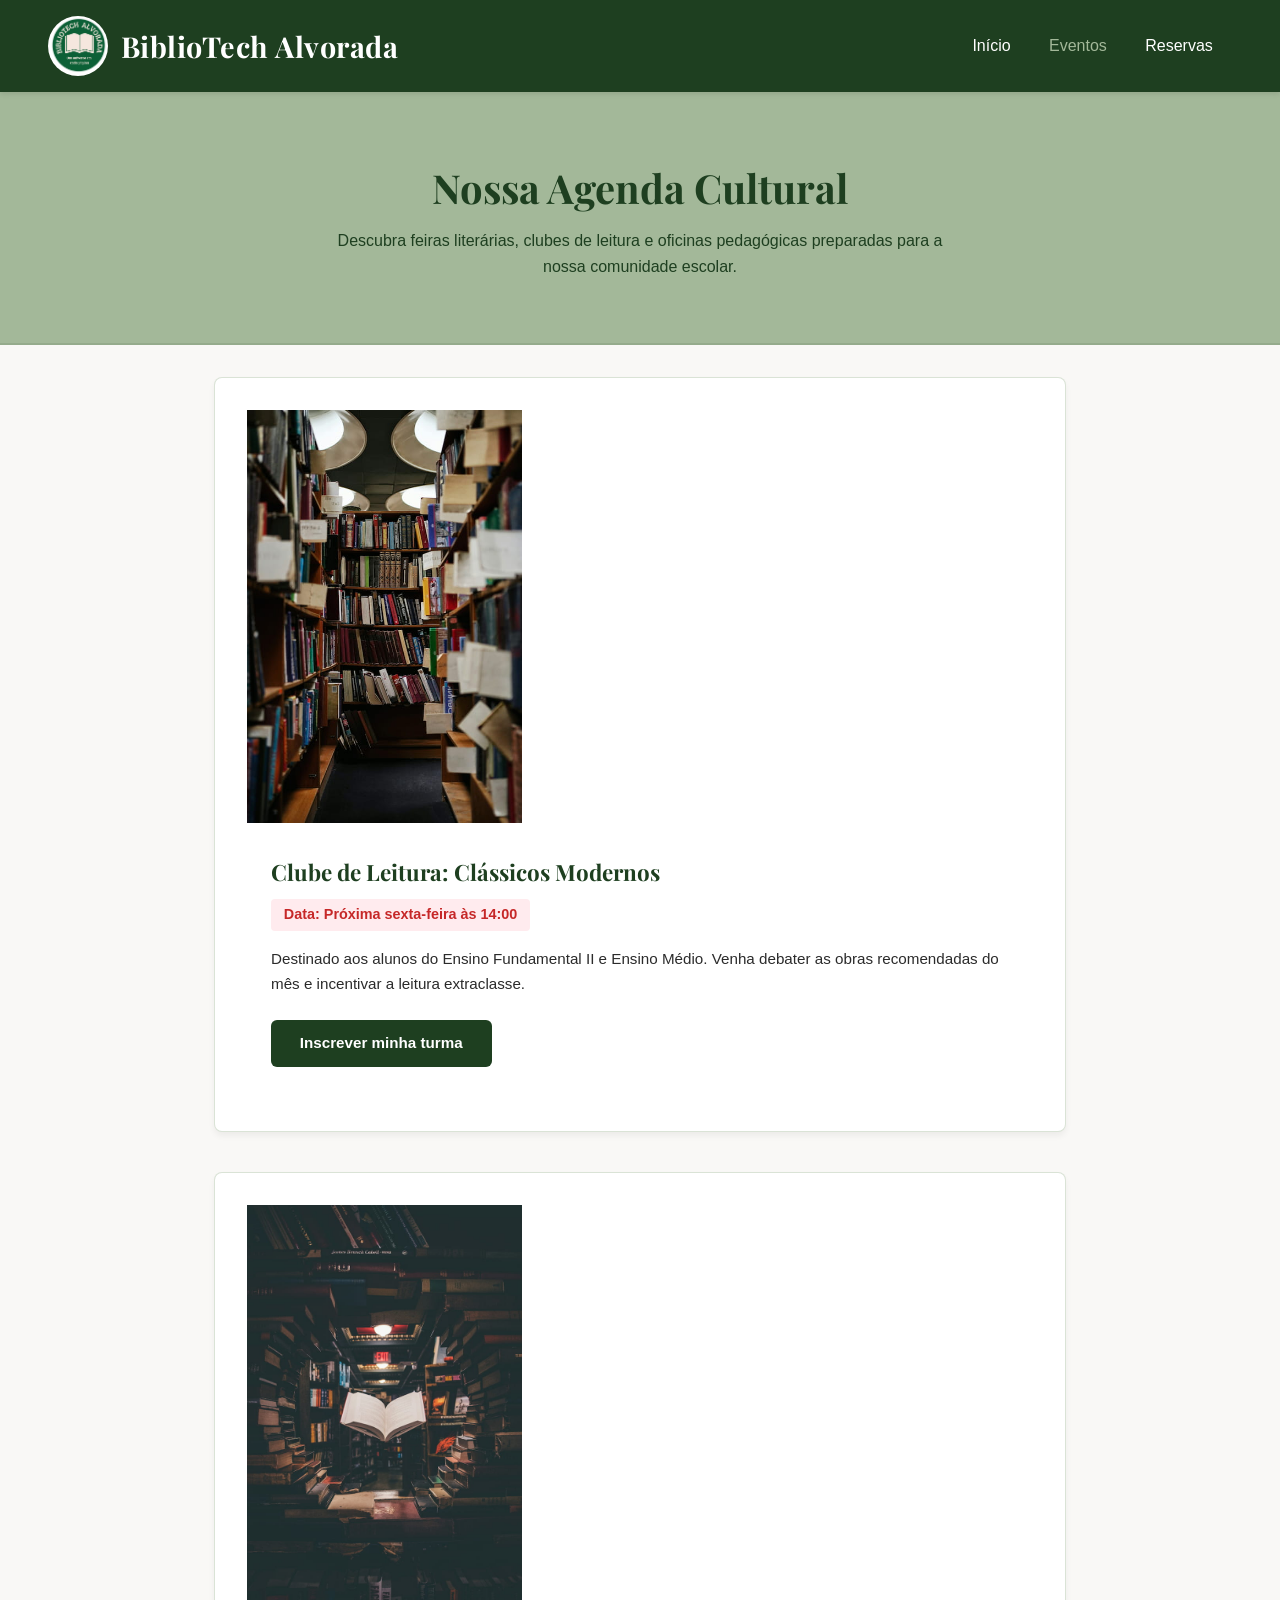
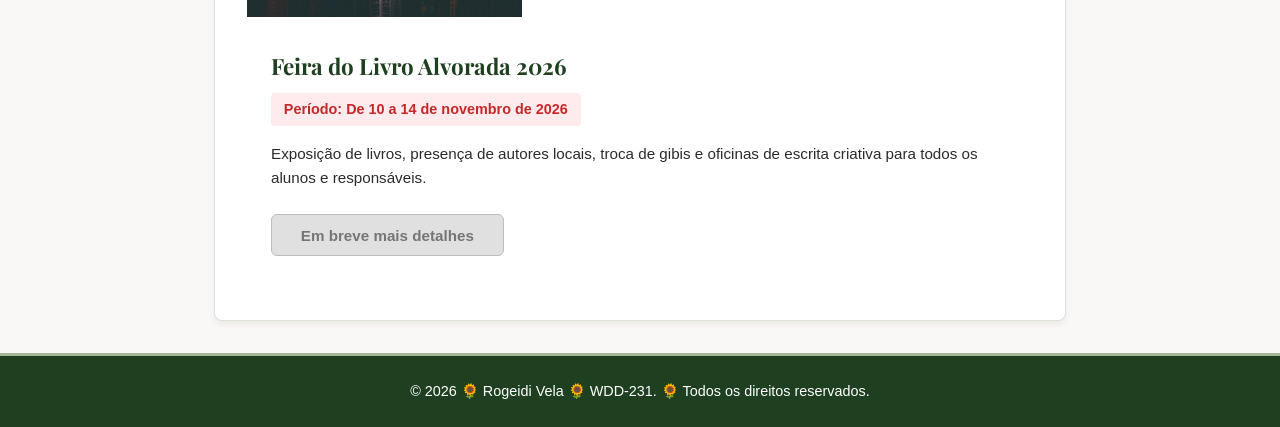
<file: projeto-final/eventos.html>
<!DOCTYPE html>
<html lang="pt-BR">
<head>
    <meta charset="UTF-8">
    <meta name="viewport" content="width=device-width, initial-scale=1.0">
    <title>Eventos Literários - BiblioTech Alvorada</title>
    <meta name="description" content="Confira o calendário de feiras de livros, clubes de leitura e atividades culturais da BiblioTech Alvorada. Participe com sua turma!">
    <meta name="author" content="Rogeidi Vela">

    <meta property="og:title" content="BiblioTech Alvorada - Biblioteca Escolar">
    <meta property="og:description"
        content="Facilitando a leitura e o aprendizado com tecnologia. Acesse nosso acervo digital escolar.">
    <meta property="og:type" content="website">
    <meta property="og:url" content="https://rogeidi.github.io/wdd231/projeto-final/index.html">

    <meta property="og:image"
        content="https://rogeidi.github.io/wdd231/projeto-final/imagens/livros-a.jpg">
      
    
    <link rel="icon" href="imagens/livro.ico" type="image/x-icon">

    <link rel="preconnect" href="https://fonts.googleapis.com">
    <link rel="preconnect" href="https://fonts.gstatic.com" crossorigin>
    <link href="https://fonts.googleapis.com/css2?family=Playfair+Display:ital,wght@0,400..900;1,400..900&family=Roboto:ital,wght@0,100..900;1,100..900&display=swap" rel="stylesheet">

    <link rel="stylesheet" href="estilos/base.css">
    <link rel="stylesheet" href="estilos/eventos.css">

    <script src="scripts/main.js" type="module"></script>

</head>

<body>
    <header>
        <div class="logo">
            <img src="imagens/logo.webp" alt="Logotipo BiblioTech" class="logo-imagem">
            <h1>BiblioTech Alvorada</h1>
        </div>
        <button class="menu-hamburger" id="menuHamburger" aria-label="Abrir menu de navegação">☰</button>
        <nav>
            <ul id="navMenu">
                <li><a href="index.html">Início</a></li>
                <li><a href="eventos.html" class="active">Eventos</a></li>
                <li><a href="reserva.html">Reservas</a></li>
            </ul>
        </nav>
    </header>

    <main>
        <section class="hero-eventos">
            <h2>Nossa Agenda Cultural</h2>
            <p>Descubra feiras literárias, clubes de leitura e oficinas pedagógicas preparadas para a nossa comunidade escolar.</p>
        </section>

        <section class="lista-eventos">
            <article class="evento-card">
                <img src="imagens/livros-a.jpg" alt="imagem da bibliteca escolar">
                <h3>Clube de Leitura: Clássicos Modernos</h3>
                <p class="data-evento">Data: Próxima sexta-feira às 14:00</p>
                <p class="descricao-evento">Destinado aos alunos do Ensino Fundamental II e Ensino Médio. Venha debater as obras recomendadas do mês e incentivar a leitura extraclasse. </p>

                <a href="reserva.html" class="btn-evento">Inscrever minha turma</a>
            </article>

            <article class="evento-card">
                <img src="imagens/livros-b.jpg" alt="imagem de um corredor da bibliteca escolar">
                <h3>Feira do Livro Alvorada 2026</h3>
                <p class="data-evento">Período: De 10 a 14 de novembro de 2026</p>
                <p class="descricao-evento">Exposição de livros, presença de autores locais, troca de gibis e oficinas de escrita criativa para todos os alunos e responsáveis.</p>
                <button class="btn-evento secundario" disabled>Em breve mais detalhes</button>
            </article>


        </section>



    </main>


    <footer>
        <p>&copy; 2026 🌻 Rogeidi Vela 🌻 WDD-231. 🌻 Todos os direitos reservados.</p>
    </footer>
    
</body>
</html>
</file>
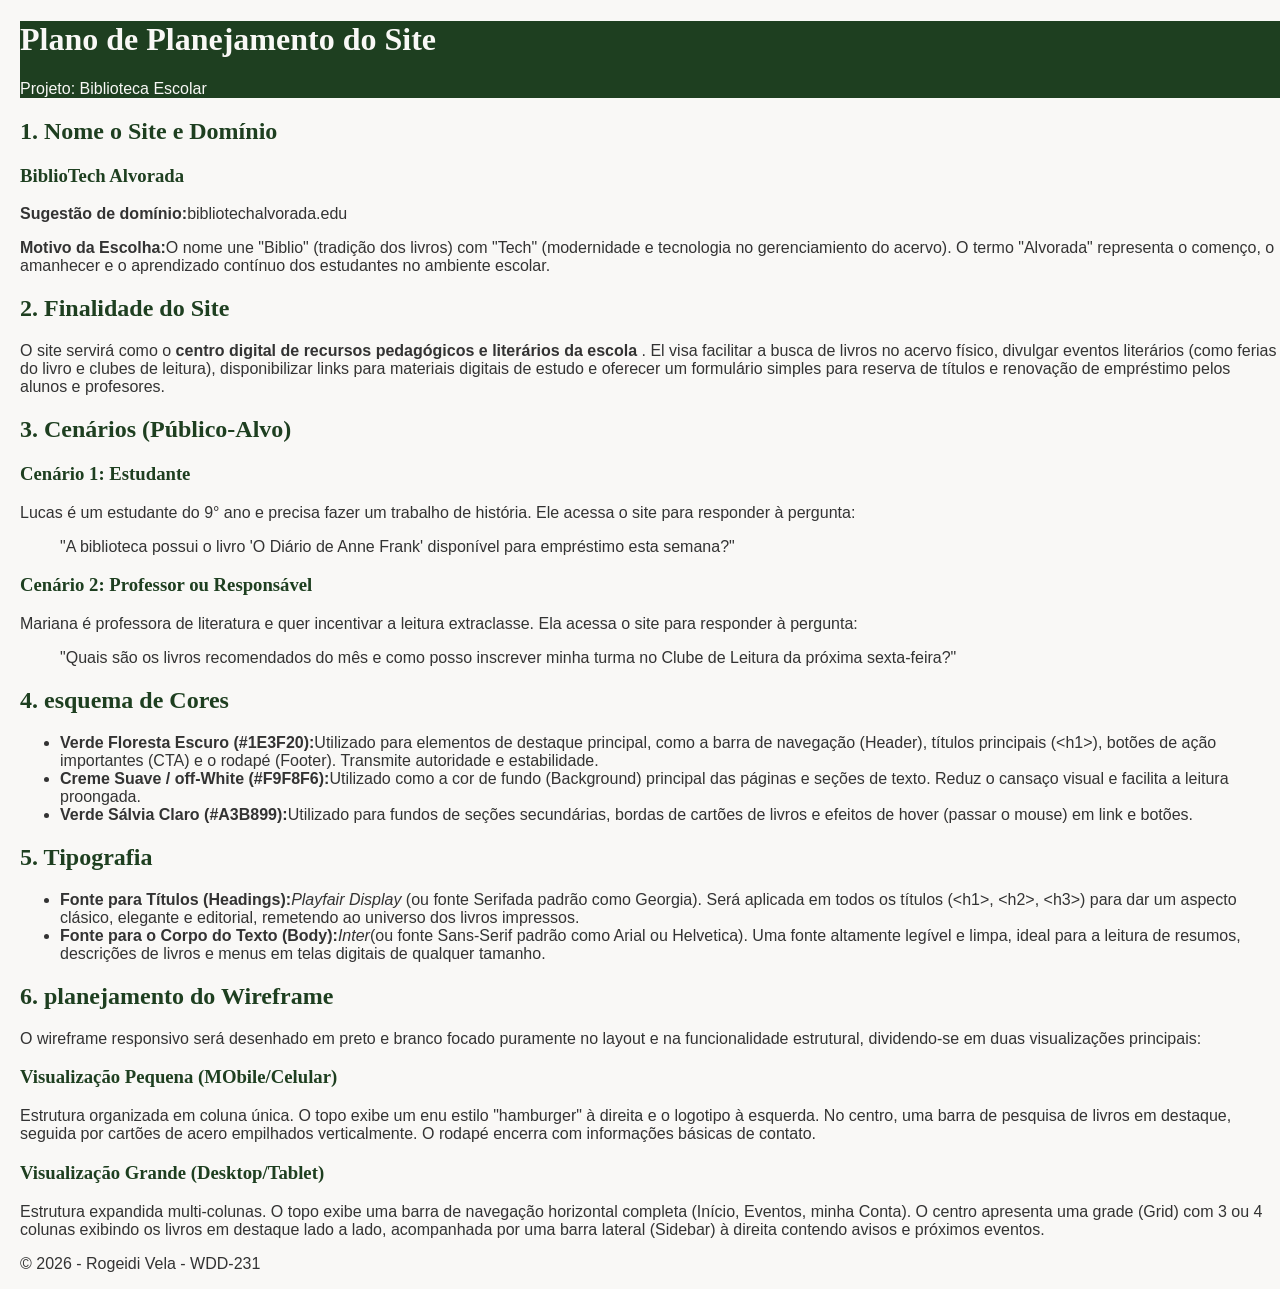
<file: projeto-final/planejamento-site.html>
<!DOCTYPE html>
<html lang="pt-BR">

<head>
    <meta charset="UTF-8">
    <meta name="viewport" content="width=device-width, initial-scale=1.0">
    <title>Plano de Planejamento do Site - BiblioTech Alvorada</title>
    <link rel="stylesheet" href="estios/planejamento-site.css">
</head>

<body>
    <header>
        <h1>Plano de Planejamento do Site</h1>
        <p>Projeto: Biblioteca Escolar</p>
    </header>

    <main>
        <section id="nome-site">
            <h2>1. Nome o Site e Domínio</h2>
            <article>
                <h3>BiblioTech Alvorada</h3>
                <p><strong>Sugestão de domínio:</strong>bibliotechalvorada.edu</p>
                <p><strong>Motivo da Escolha:</strong>O nome une "Biblio" (tradição dos livros) com "Tech" (modernidade
                    e tecnologia no gerenciamiento do acervo). O termo "Alvorada" representa o començo, o amanhecer e o
                    aprendizado contínuo dos estudantes no ambiente escolar.</p>
            </article>
        </section>

        <section id="finalidade-site">
            <h2>2. Finalidade do Site</h2>
            <p>O site servirá como o <strong>centro digital de recursos pedagógicos e literários da escola </strong>. El
                visa facilitar a busca de livros no acervo físico, divulgar eventos literários (como ferias do livro e
                clubes de leitura), disponibilizar links para materiais digitais de estudo e oferecer um formulário
                simples para reserva de títulos e renovação de empréstimo pelos alunos e profesores.</p>
        </section>

        <section id="cenarios">
            <h2>3. Cenários (Público-Alvo)</h2>
            <article>
                <h3>Cenário 1: Estudante</h3>
                <p>Lucas é um estudante do 9° ano e precisa fazer um trabalho de história. Ele acessa o site para
                    responder à pergunta:</p>
                <blockquote>"A biblioteca possui o livro 'O Diário de Anne Frank' disponível para empréstimo esta
                    semana?"</blockquote>
            </article>

            <article>
                <h3>Cenário 2: Professor ou Responsável</h3>
                <p>Mariana é professora de literatura e quer incentivar a leitura extraclasse. Ela acessa o site para
                    responder à pergunta:</p>
                <blockquote>"Quais são os livros recomendados do mês e como posso inscrever minha turma no Clube de
                    Leitura da próxima sexta-feira?"</blockquote>
            </article>
        </section>

        <section id="esquema-cores">
            <h2>4. esquema de Cores</h2>
            <ul>
                <li><strong>Verde Floresta Escuro (#1E3F20):</strong>Utilizado para elementos de destaque principal,
                    como a barra de navegação (Header), títulos principais (&lt;h1&gt;), botões de ação importantes
                    (CTA) e o rodapé (Footer). Transmite autoridade e estabilidade.</li>
                <li><strong>Creme Suave / off-White (#F9F8F6):</strong>Utilizado como a cor de fundo (Background)
                    principal das páginas e seções de texto. Reduz o cansaço visual e facilita a leitura proongada.</li>
                <li><strong>Verde Sálvia Claro (#A3B899):</strong>Utilizado para fundos de seções secundárias, bordas de
                    cartões de livros e efeitos de hover (passar o mouse) em link e botões.</li>
            </ul>
        </section>

        <section id="tipografia">
            <h2>5. Tipografia</h2>
            <ul>
                <li><strong>Fonte para Títulos (Headings):</strong><em>Playfair Display</em> (ou fonte Serifada padrão
                    como Georgia). Será aplicada em todos os títulos (&lt;h1&gt;, &lt;h2&gt;, &lt;h3&gt;) para dar um
                    aspecto clásico, elegante e editorial, remetendo ao universo dos livros impressos.</li>
                <li><strong>Fonte para o Corpo do Texto (Body):</strong><em>Inter</em>(ou fonte Sans-Serif padrão como
                    Arial ou Helvetica). Uma fonte altamente legível e limpa, ideal para a leitura de resumos,
                    descrições de livros e menus em telas digitais de qualquer tamanho.</li>
            </ul>
        </section>

        <section id="wireframe">
            <h2>6. planejamento do Wireframe</h2>
            <p>O wireframe responsivo será desenhado em preto e branco focado puramente no layout e na funcionalidade
                estrutural, dividendo-se em duas visualizações principais:</p>

            <article>
                <h3>Visualização Pequena (MObile/Celular)</h3>
                <p>Estrutura organizada em coluna única. O topo exibe um enu estilo "hamburger" à direita e o logotipo à
                    esquerda. No centro, uma barra de pesquisa de livros em destaque, seguida por cartões de acero
                    empilhados verticalmente. O rodapé encerra com informações básicas de contato.</p>
            </article>

            <article>
                <h3>Visualização Grande (Desktop/Tablet)</h3>
                <p>Estrutura expandida multi-colunas. O topo exibe uma barra de navegação horizontal completa (Início,
                    Eventos, minha Conta). O centro apresenta uma grade (Grid) com 3 ou 4 colunas exibindo os livros em
                    destaque lado a lado, acompanhada por uma barra lateral (Sidebar) à direita contendo avisos e
                    próximos eventos.</p>
            </article>
        </section>
    </main>

    <footer>
        <p>&copy; 2026 - Rogeidi Vela - WDD-231</p>
    </footer>

</body>

</html>
</file>
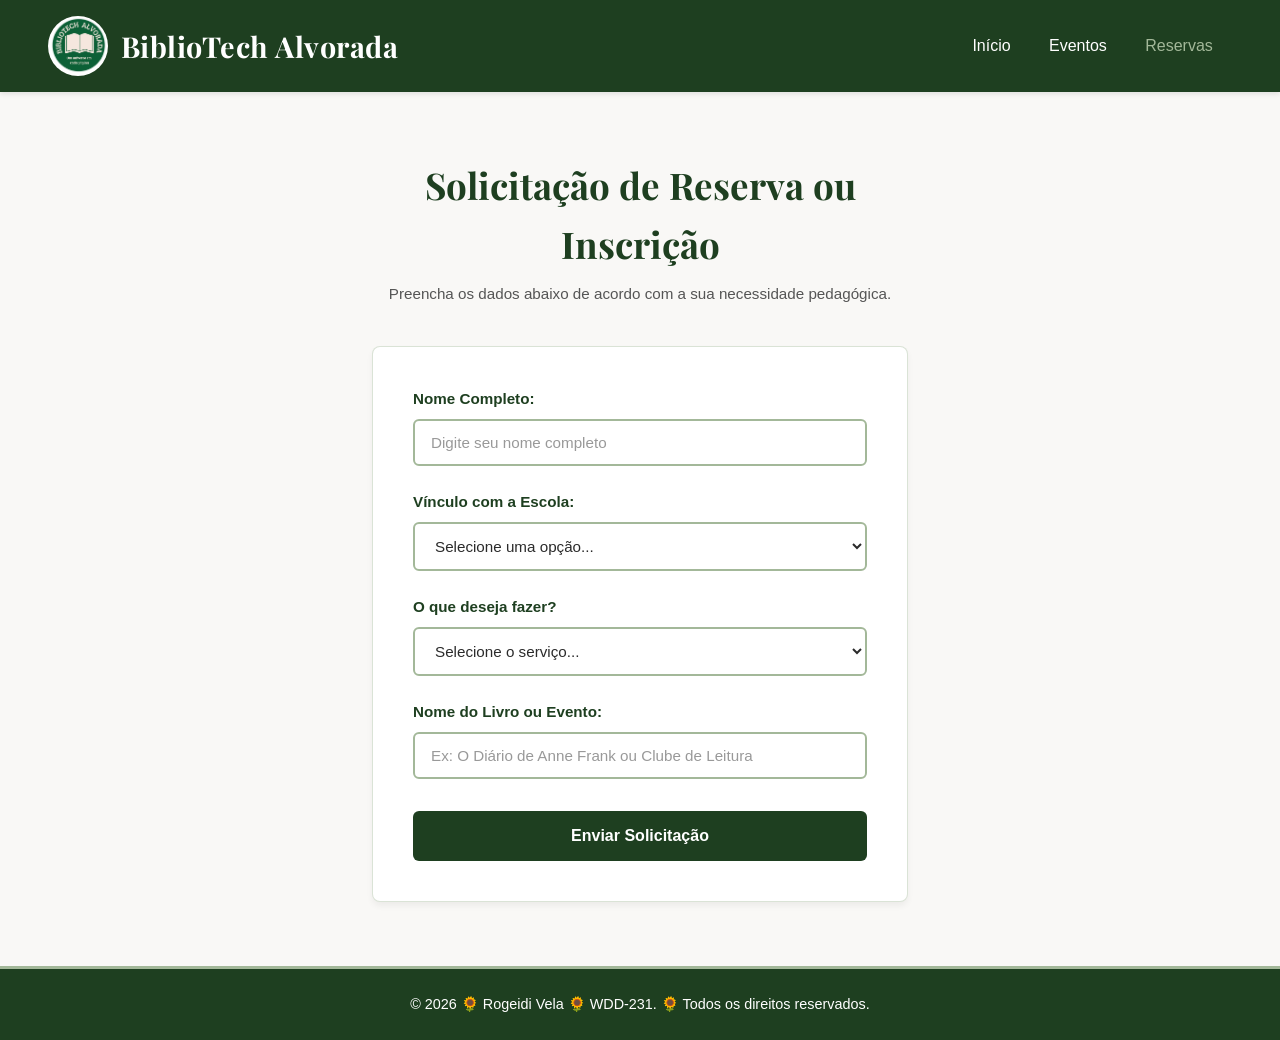
<file: projeto-final/reserva.html>
<!DOCTYPE html>
<html lang="pt-BR">
<head>
    <meta charset="UTF-8">
    <meta name="viewport" content="width=device-width, initial-scale=1.0">
    <title>Reservas e Inscrições - BiblioTech Alvorada</title>
    <meta name="description" content="Faça a reserva de livros do acervo ou inscreva sua turma nos eventos literários da BiblioTech Alvorada de forma rápida.">
    <meta name="author" content="Rogeidi Vela">

    <meta property="og:title" content="BiblioTech Alvorada - Biblioteca Escolar">
    <meta property="og:description"
        content="Facilitando a leitura e o aprendizado com tecnologia. Acesse nosso acervo digital escolar.">
    <meta property="og:type" content="website">
    <meta property="og:url" content="https://rogeidi.github.io/wdd231/projeto-final/index.html">

    <meta property="og:image"
        content="https://rogeidi.github.io/wdd231/projeto-final/imagens/livros-a.jpg">
      

    <link rel="icon" href="imagens/livro.ico" type="image/x-icon">

        
    <link rel="preconnect" href="https://fonts.googleapis.com">
    <link rel="preconnect" href="https://fonts.gstatic.com" crossorigin>
    <link href="https://fonts.googleapis.com/css2?family=Playfair+Display:ital,wght@0,400..900;1,400..900&family=Roboto:ital,wght@0,100..900;1,100..900&display=swap" rel="stylesheet">
    
    
    <link rel="stylesheet" href="estilos/base.css">
    <link rel="stylesheet" href="estilos/reserva.css">

    <script src="scripts/main.js" type="module"></script>

</head>

<body>
    <header>
        <div class="logo">
            <img src="imagens/logo.webp" alt="Logotipo BiblioTech" class="logo-imagem">
            <h1>BiblioTech Alvorada</h1>
        </div>
        <button class="menu-hamburger" id="menuHamburger" aria-label="Abrir menu de navegação">☰</button>
        <nav>
            <ul id="navMenu">
                <li><a href="index.html">Início</a></li>
                <li><a href="eventos.html">Eventos</a></li>
                <li><a href="reserva.html" class="active">Reservas</a></li>
            </ul>
        </nav>
    </header>

    <main>
        <section class="formulario-section">
            <h2>Solicitação de Reserva ou Inscrição</h2>
            <p>Preencha os dados abaixo de acordo com a sua necessidade pedagógica.</p>

            <form id="formReserva" class="form-estilizado">

                <div class="form-group">
                    <label for="nomeCompleto">Nome Completo:</label>
                    <input type="text" id="nomeCompleto" name="usuario" required placeholder="Digite seu nome completo">   
                </div>

                <div class="form-group">
                    <label for="tipoUsuario">Vínculo com a Escola:</label>
                    <select id="tipoUsuario" name="vinculo" required>
                        <option value="">Selecione uma opção...</option>
                        <option value="estudante">Estudante</option>
                        <option value="professor">Professor(a)</option>
                        <option value="responsavel">Responsável</option>
                    </select>
                </div>

                <div class="form-group">
                    <label for="tipoServiço">O que deseja fazer?</label>
                    <select id="tipoServiço" name="serviço" required>
                        <option value="">Selecione o serviço...</option>
                        <option value="reserva">Reservar um Livro do Acervo</option>
                        <option value="renovacao">Renovar Empréstimo Atual</option>
                        <option value="evento">Inscrever Turma em evento Cultural</option>
                    </select>
                </div>

                <div class="form-group">
                    <label for="detalhesPedido">Nome do Livro ou Evento:</label>
                    <input type="text" id="detalhesPedido" name="detalhes" required placeholder="Ex: O Diário de Anne Frank ou Clube de Leitura">
                </div>

                <button type="submit" class="btn-enviar">Enviar Solicitação</button>
            </form>
        </section>


    </main>


    <footer>
        <p>&copy; 2026 🌻 Rogeidi Vela 🌻 WDD-231. 🌻 Todos os direitos reservados.</p>
    </footer>
    
</body>
</html>
</file>
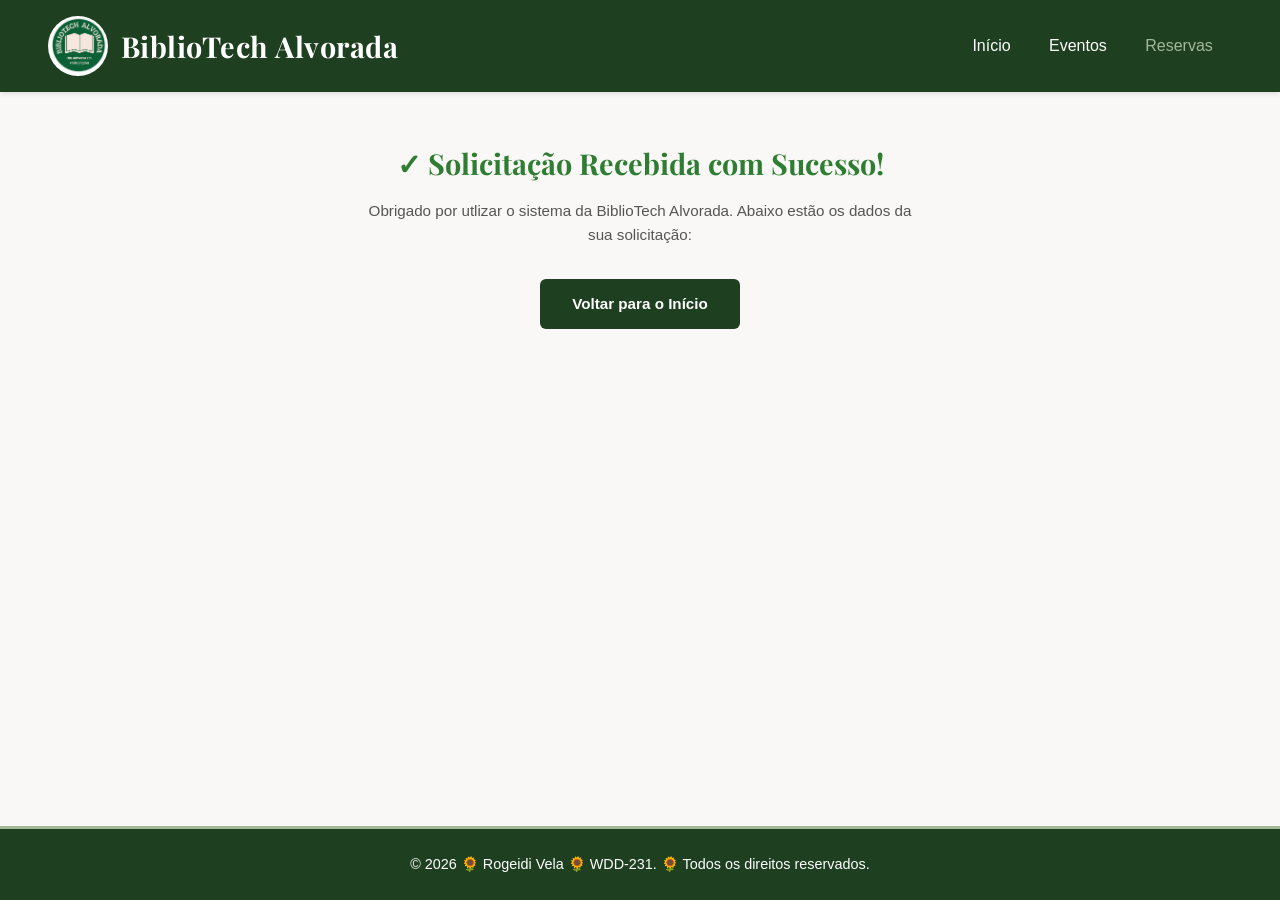
<file: projeto-final/sucesso.html>
<!DOCTYPE html>
<html lang="pt-BR">
<head>
    <meta charset="UTF-8">
    <meta name="viewport" content="width=device-width, initial-scale=1.0">
    <title>Solicitação Confirmada - BiblioTech Alvorada</title>
    
    <link rel="icon" href="imagens/livro.ico" type="image/x-icon">

    <link rel="preconnect" href="https://fonts.googleapis.com">
    <link rel="preconnect" href="https://fonts.gstatic.com" crossorigin>
    <link href="https://fonts.googleapis.com/css2?family=Playfair+Display:ital,wght@0,400..900;1,400..900&family=Roboto:ital,wght@0,100..900;1,100..900&display=swap" rel="stylesheet">

    <link rel="stylesheet" href="estilos/base.css">
    <link rel="stylesheet" href="estilos/sucesso.css">


    <script src="scripts/sucesso.js" type="module"></script>

</head>

<body>
    <header>
        <div class="logo">
            <img src="imagens/logo.webp" alt="Logotipo BiblioTech" class="logo-imagem">
            <h1>BiblioTech Alvorada</h1>
        </div>
        <button class="menu-hamburger" id="menuHamburger" aria-label="Abrir menu de navegação">☰</button>
        <nav>
            <ul id="navMenu">
                <li><a href="index.html">Início</a></li>
                <li><a href="eventos.html">Eventos</a></li>
                <li><a href="reserva.html" class="active">Reservas</a></li>
            </ul>
        </nav>
    </header>

    <main class="conteudo-sucesso">
        <h2>✓ Solicitação Recebida com Sucesso!</h2>
        <p>Obrigado por utlizar o sistema da BiblioTech Alvorada. Abaixo estão os dados da sua solicitação:</p>

        <div id="resultadoReserva"></div>

        <a href="index.html" class="btn-voltar">Voltar para o Início</a>


    </main>


    <footer>
        <p>&copy; 2026 🌻 Rogeidi Vela 🌻 WDD-231. 🌻 Todos os direitos reservados.</p>
    </footer>
    
</body>
</html>
</file>
<file: estilos/telas-pequenas.css>
/* ------- Esquema de Cores-------
terra cota:   #E07A5F
deep slate blue: #3D405B

----------------*/

/**************** WEB SITE************/

* {
    font-family: 'Roboto', sans-serif;
    box-sizing: border-box;
}

/**************CABECALHO**************/

header {
    display: grid;
    grid-template-columns: 35px auto 44px;
    padding: 5px 0 5px 10px;
    border-bottom: solid 1px #ddd;
    column-gap: 8px;
    align-items: center;
}

header img {
    display: block;
    width: 45px;
    height: auto;
    padding-bottom: 5px;
}

header span {
    font-size: 1.2rem;
    color: #3D405B;
}

.hamburger {
    background: none;
    border: none;
    color: #3D405B;
    cursor: pointer;
    font-family: Verdana, Geneva, Tahoma, sans-serif;
}

.hamburger::after {
    content: "\2630";
    font-size: 2rem;
}

.hamburger.show::after {
    content: "\00D7"
}

/**************NAVEGACAO**************/

.navegacao {
    display: none;

}

.navegacao.show {
    display: block;
}

.navegacao ul {
    list-style: none;
    padding: 0;
    margin: 0;
}

.navegacao a {
    display: block;
    padding: .8rem 10px;
    color: #3D405B;
    text-decoration: none;
    border-bottom: solid 1px #ddd;

}

h1 {
    margin-left: 10px;
}

.navegacao a:hover {
    background-color: #f7f1ef;
}

/**************MAIN**************/

section {
    margin-bottom: 2rem;
    border-radius: 3px;
}

.sobre-mim {
    padding: 10px;
    background-color: #f9f5f5;

}

h2 {
    text-align: center;
    background-color: #ddd;
    padding-top: 10px;
    padding-bottom: 10px;

}

.foto-perfil {
    display: flex;
    flex-direction: column;
    justify-content: center;
    align-items: center;
    background-color: #f9f5f5;

}

.foto-perfil h2 {
    background-color: #ddd;
    width: 100%;
}

.foto-perfil img {
    width: 200px;
    height: auto;
    padding-bottom: 30px;
    padding-top: 5px;

}

.cursos {
    display: flex;
    flex-direction: column;
    justify-content: center;
    align-items: center;
    background-color: #f9f5f5;
    padding-bottom: 20px;
}

.cursos h2 {
    width: 100%;
}

.cursos-container {
    display: flex;
    flex-direction: column;
    gap: 15px;
    margin-top: 5px;
    width: 100%;
    max-width: 400px;
    margin-left: auto;
    margin-right: auto;

}

.curso-item {
    background-color: #ede7e7;
    text-align: center;
    padding: 15px 20px;
    width: 100%;
    border-radius: 5px;
    border: 1px solid #ccc;
    box-sizing: border-box;
    font-weight: 700;
    font-family: 'Roboto', sans-serif;
    font-size: 1.2rem;


}

/**************FOOTER**************/

footer {

    padding: 1rem 0 0 0;
    text-align: center;
}

.social {
    display: flex;
    justify-content: center;
    column-gap: 8px;
    padding: 5px;
    margin-bottom: 15px;
}

.social a {
    display: flex;
    justify-content: center;
    align-items: center;
    border: solid 1px #ccc;
    border-radius: 4px;
    width: 44px;
    height: 44px;
}

.social img {
    width: 22px;
    height: 22px;
}

.social a:hover {
    background-color: #ddd;
}

.direitos-container {
    background-color: #f9f5f5;
    width: 100%;
    padding: 15px 10px;
    box-sizing: border-box;
}

#anoAtual {
    display: block;
    margin: 0 0 8px 0;
    font-weight: bold;
}

#ultimaModificacao {
    margin: 0;
}
</file>
<file: estilos/maior.css>
@media only screen and (min-width: 48rem) {

    header,
    nav,
    main,
    footer {
        max-width: 900px;
        margin: 0 auto;
    }

    header {
        grid-template-columns: auto 1fr;
        border-bottom: none;
    }

    .hamburger {
        display: none;
    }

    .navegacao {
        display: block;
        background-color: #ddd;
    }

    .navegacao ul {
        display: flex;
        flex-direction: row;
        justify-content: flex-start;
    }

    .navegacao a {
        border-bottom: none;
        padding: 1rem 20px;
    }

    main {
        display: grid;
        grid-template-columns: 1fr 1fr;
        column-gap: 20px;
        padding: 10px;
    }

    h1 {
        grid-column: 1 / -1;
        margin-left: 0;
    }

    .sobre-mim,
    .foto-perfil {
        margin-bottom: 0;
        border: 1px solid #ccc;
    }

    .cursos {
        grid-column: 1 / -1;
        margin-top: 2rem;
        background-color: #f9f5f5;
        border: 1px solid #ccc;
    }

    .filtros-container {
        display: grid;
        grid-template-columns: 1fr 1fr 1fr;
        gap: 15px;
        width: 100%;
        padding: 0 15px;
    }

    .cursos-container {
        display: grid;
        grid-template-columns: 1fr 1fr 1fr;
        gap: 15px;
        max-width: 100%;
        padding: 0 15px;
        margin-top: 15px;
    }

    footer {
        margin-top: 2rem;
    }

}
</file>
<file: projeto-final/estilos/base.css>
:root {
    --verde-floresta: #1E3F20;
    --creme-suave: #F9F8F6;
    --verde-salvia: #A3B899;
    --texto-escuro: #2B2B2B;
    --branco: #ffffff;
    --fonte-titulos: 'Playfair Display', Gergia, serrif;
    --fonte-corpo: 'Inter', Arial, sans-serif;
}

* {
    margin: 0;
    padding: 0;
    box-sizing: border-box;
}

body {
    background-color: var(--creme-suave);
    color: var(--texto-escuro);
    font-family: var(--fonte-corpo);
    line-height: 1.6;
    min-height: 100vh;
    display: flex;
    flex-direction: column;
}

header {
    background-color: var(--verde-floresta);
    color: var(--branco);
    padding: 1rem 1.5rem;
    display: flex;
    justify-content: space-between;
    align-items: center;
    position: relative;
    box-shadow: 0 2px 5px rgba(0,0,0,0.1);
    
}

.logo {
    display: flex;
    align-items: center;
    gap: 0.8rem;
}

.logo-imagem {
    width: 60px;
    height: 60px;
    object-fit: contain;
    border-radius: 60px;
}

header h1 {
    font-family: var(--fonte-titulos);
    font-size: 1.7rem;
    letter-spacing: 0.5px;
}

.menu-hamburger {
    background: none;
    border: none;
    color: var(--branco);
    font-size: 1.8rem;
    cursor: pointer;
    display: block;
    padding: 0.2rem;
    transition: 0.2s ease;
}

.menu-hamburger:active {
    transform: scale(0.9);
}

nav ul {
    display: none;
    list-style: none;
    flex-direction: column;
    width: 100%;
    position: absolute;
    top: 100%;
    left: 0;
    background-color: var(--verde-floresta);
    padding: 1rem 1.5rem;
    z-index: 1000;
    border-top: 1px solid rgba(255, 255, 255, 0.1);
}

nav ul.open {
    display: flex;
}

nav ul li {
    margin: 0.8rem 0;
}

nav ul li a {
    color: var(--branco);
    text-decoration: none;
    font-weight: 500;
    font-size: 1.1rem;
    display: block;
    transition: color 0.3s ease;

}

nav ul li a:hover, 
nav ul li a.active {
    color: var(--verde-salvia);
}

footer {
    background-color: var(--verde-floresta);
    color: var(--branco);
    text-align: center;
    padding: 1.5rem;
    margin-top: auto;
    font-size: 0.9rem;
    border-top: 3px solid var(--verde-salvia);
}

@media (min-width: 768px) {
    header {
        padding: 1rem 3rem;
    }

    header h1 {
        font-size: 1.8rem;
    }

    .menu-hamburger {
        display: none;
    }

    nav ul {
        display: flex;
        flex-direction: row;
        position: static;
        background: none;
        padding: 0;
        width: auto;
        border-top: none;
    }

    nav ul li {
        margin: 0 1.2rem;
    }

    nav ul li a {
        font-size: 1rem;
    }
}
</file>
<file: projeto-final/estilos/index.css>
:root {
    --verde-floresta: #1E3F20;
    --creme-suave: #F9F8F6;
    --verde-salvia: #A3B899;
    --texto-escuro: #2B2B2B;
    --branco: #ffffff;
    --fonte-titulos: 'Playfair Display', Gergia, serrif;
    --fonte-corpo: 'Inter', Arial, sans-serif;
}

* {
    margin: 0;
    padding: 0;
    box-sizing: border-box;
}

.hero {
    background-color: var(--verde-salvia);
    color: var(--verde-floresta);
    padding: 2.5rem 1.5rem;
    text-align: center;
    border-bottom: 2px solid rgba(30, 63, 32, 0.1);
}

.hero h2 {
    font-family: var(--fonte-titulos);
    font-size: 1.8rem;
    margin-bottom: 0.5rem;
}

.hero p {
    font-size: 1rem;
    max-width: 600px;
    margin: 0 auto;
    font-weight: 500;
}

.acervo-section {
    padding: 2rem 1.5rem;
    max-width: 1200px;
    margin: 0 auto;
    width: 100%;
}

.acervo-section h3 {
    font-family: var(--fonte-titulos);
    font-size: 1.6rem;
    color: var(--verde-floresta);
    margin-bottom: 1.5rem;
    border-left: 4px solid var(--verde-floresta);
    padding-left: 0.5rem;
}

.filtros {
    display: flex;
    flex-direction: column;
    gap: 0.8rem;
    margin-bottom: 2.5rem;
}

#buscaLivro {
    width: 100%;
    padding: 1rem 1.2rem;
    border: 2px solid var(--verde-salvia);
    border-radius: 6px;
    font-family: var(--fonte-corpo);
    font-size: 1.1rem;
    background-color: var(--branco);
    color: var(--texto-escuro);
    outline: none;
    min-height: 3.5rem;
    transition: border-color 0.3s ease;
}

#buscaLivro:focus {
    border-color: var(--verde-floresta);
    box-shadow: 0 0 0 3px rgba(30, 63, 32, 0.1);
}

.btn-busca,
.btn-busca-api {
    padding: 0.8rem 1.2rem;
    border: none;
    border-radius: 6px;
    font-family: var(--fonte-corpo);
    font-weight: bold;
    font-size: 0.95rem;
    cursor: pointer;
    transition: background-color 0.3s ease, transform 0.1s ease;
    text-align: center;
}

.btn-busca {
    background-color: var(--verde-floresta);
    color: var(--branco);
}

.btn-busca:hover {
    background-color: #2c5c2f;
}

.btn-busca-api {
    background-color: var(--verde-salvia);
    color: var(--verde-floresta);
    border: 2px solid var(--verde-floresta);
}

.btn-busca-api:hover {
    background-color: #cbd9c4;
}

.btn-busca:active,
.btn-busca-api:active {
    transform: scale(0.98);
}

.sem-resultados,
.carregando {
    text-align: center;
    font-size: 1.1rem;
    font-weight: 500;
    margin: 2rem 0;
    grid-column: 1 / -1;
}

.carregando {
    color: var(--verde-floresta);
    font-style: italic;
}

.livros-grid {
    display: grid;
    grid-template-columns: 1fr;
    gap: 2rem;
}

.livro-card {
    background-color: var(--branco);
    border: 1px solid rgba(163, 184, 153, 0.4);
    border-radius: 8px;
    overflow: hidden;
    box-shadow: 0 4px 6px rgba(0, 0, 0, 0.5);
    display: flex;
    flex-direction: column;
    transition: transform 0.3s ease, box-shadow 0.3s ease;
}

.livro-card:hover {
    transform: translateY(-5px);
    box-shadow: 0 8px 15px rgba(163, 184, 153, 0.3);
}

.livro-imagem {
    width: 100%;
    height: 280px;
    object-fit: contain;
    background-color: #eee;
    padding: 1rem;
}

.livro-info {
    padding: 1.2rem;
    display: flex;
    flex-direction: column;
    flex-grow: 1;
    align-items: center;
    text-align: center;
}

.livro-titulo {
    font-family: var(--fonte-titulos);
    font-size: 1.2rem;
    color: var(--verde-floresta);
    margin-bottom: 0.6rem;
    min-height: 2.8rem;
    display: -webkit-box;
    -webkit-line-clamp: 2;
    -webkit-box-orient: vertical;
    overflow: hidden;
    width: 100%;
}


.livro-autor,
.livro-ano {
    font-size: 0.9rem;
    color: #555;
    margin-bottom: 0.4rem;
    width: 100%;
}

.livro-status {
    display: inline-block;
    align-self: center;
    padding: 0.3rem 0.8rem;
    border-radius: 4px;
    font-size: 0.8rem;
    font-weight: bold;
    margin: 0.5rem 0 1rem 0;
}

.status-disponivel {
    background-color: #E8F5E9;
    color: #2E7D32;
}

.status-emprestado {
    background-color: #FFEBEE;
    color: #C62828;
}

.btn-detalhes {
    background-color: transparent;
    color: var(--verde-floresta);
    border: 2px solid var(--verde-floresta);
    padding: 0.6rem 1.5rem;
    border-radius: 6px;
    cursor: pointer;
    font-family: var(--fonte-corpo);
    font-weight: bold;
    font-size: 0.9rem;
    margin-top: auto;
    width: 80%;
    transition: background-color 0.3s ease, color 0.3s ease;
}

.btn-detalhes:hover {
    background-color: var(--verde-floresta);
    color: var(--branco);
}

#modalLivro,
.modal {
    display: none;
    position: fixed;
    top: 0;
    left: 0;
    width: 100%;
    height: 100%;
    background-color: rgba(0, 0, 0, 0.6);
    z-index: 2000;
    justify-content: center;
    align-items: center;
    padding: 1rem;
}


#modalLivro.active,
.modal.active {
    display: flex;
}

.modal-content {
    background-color: #ffffff;
    background: #ffffff;
    padding: 2.5rem 2rem;
    border-radius: 8px;
    max-width: 600px;
    width: 100%;
    position: relative;
    box-shadow: 0 10px 30px rgba(0, 0, 0, 0.3);
    animation: abrirSuave 0.3s ease;
}

.modal-flex {
    display: flex;
    flex-direction: column;
    gap: 1.5rem;
    align-items: center;
}

.modal-imagem {
    max-width: 180px;
    height: auto;
    object-fit: contain;
}

.modal-info {
    display: flex;
    flex-direction: column;
    gap: 0.6rem;
    text-align: left;
}

.modal-info h3 {
    font-family: var(--fonte-titulos);
    color: var(--verde-floresta);
    font-size: 1.5rem;
    margin-bottom: 0.3rem;
}

.modal-sinopse {
    font-size: 0.95rem;
    background-color: var(--creme-suave);
    padding: 0.8rem;
    border-radius: 6px;
    border-left: 4px solid var(--verde-salvia);
    margin-top: 0.5rem;
}

.btn-reservar-modal {
    display: inline-block;
    background-color: var(--verde-floresta);
    color: var(--branco);
    text-decoration: none;
    text-align: center;
    padding: 0.8rem;
    border-radius: 6px;
    font-weight: bold;
    margin-top: 1rem;
    transition: background-color 0.3s ease;
}

.btn-reservar-modal:hover {
    background-color: #2c5c2f;
}

#fecharModal,
.close-btn {
    position: absolute;
    top: 10px;
    right: 15px;
    background: none;
    border: none;
    font-size: 2rem;
    font-weight: bold;
    color: #999;
    cursor: pointer;
    line-height: 1;
    padding: 0.2rem;
    z-index: 2100;
    transition: color 0.2s ease;
}

#fecharModal:hover,
.close-btn:hover {
    color: #c62828;
}

@keyframes abrirSuave {
    from {
        opacity: 0;
        transform: translateY(-20px);
    }

    to {
        opacity: 1;
        transform: translateY(0);
    }
}


@media (min-width: 600px) {
    .filtros {
        flex-direction: row;
        align-items: stretch;
        gap: 1rem;
    }

    #buscaLivro {
        flex: 2;
    }

    .btn-busca, .btn-busca-api {
        flex: 1;
        white-space: nowrap;
        padding: 0 1.5rem;
        display: flex;
        align-items: center;
        justify-content: center;
    }

    .livros-grid {
        grid-template-columns: repeat(2, 1fr);
    }
}

@media (min-width: 900px) {
    .hero {
        padding: 4rem 2rem;
    }

    .hero h2 {
        font-size: 2.5rem;
    }

    .livros-grid {
        grid-template-columns: repeat(3, 1fr);
    }
}

@media (min-width: 1100px) {
    .livros-grid {
        grid-template-columns: repeat(4, 1fr);
    }
}
</file>
<file: estilos/profetas.css>
* {
    margin: 0;
    padding: 0;
    box-sizing: border-box;
}

body {
    font-family: Arial, Helvetica, sans-serif;
    background-color: #e8e8f0;
}

header,
footer {
    background-color: #4b4fa8;
    color: white;
    text-align: center;
    padding: 1rem;
}

h1 {
    font-size: 2rem;
}

main {
    padding: 1rem;
}

#cartoes {
    display: grid;
    grid-template-columns: repeat(auto-fit, minmax(350px, 1fr));
    gap: 1rem;

}

#cartoes section {
    background-color: #d6d6e3;
    border: 1px solid#999;
    border-radius: 8px;
    padding: 1rem;
    text-align: center;
    box-shadow: 0 0 10px rgba(0, 0, 0, 0.15);
}

#cartoes h2 {
    color: #4b4fa8;
    margin-bottom: 1rem;
    font-size: 2rem;
}

#cartoes p {
    margin: 0.3rem 0;
    color: #333;

}

.informacoes {
    border: 1px solid #fff;
    padding: 1rem;
    margin: 1rem;
}

#cartoes img {
    width: 100%;
    max-width: 340px;
    height: auto;
    margin-top: 1rem;
    border: 2px solid white;
    box-shadow: 0 0 8px rgba(0, 0, 0, 0.2);
}
</file>
<file: camara/estilos/index.css>
* {
    font-family: 'Roboto', sans-serif;
    box-sizing: border-box;
    margin: 0;
    padding: 0;
}

body {
    background-color: #f7f1ef;
    color: #3D405B;
    line-height: 1.6;
}

header {
    background-color: #f9f5f5;
    display: flex;
    align-items: center;
    justify-content: space-between;
    padding: 20px;
    border-bottom: solid 1px #ddd;
}

header span {
    font-size: 1.4rem;
    font-weight: 700;
    color: #3D405B;
    text-align: center;
    flex-grow: 1;
}

.hamburger {
    background: none;
    border: none;
    font-size: 2rem;
    cursor: pointer;
    color: #3D405B;
    padding: 10px;
    display: block;
}

.navegacao {
    display: none;
    width: 100%;
    background-color: #f9f5f5;
    position: absolute;
    top: 100px;
    left: 0;
    border-bottom: solid 1px #ddd;
    z-index: 1000;
}

.navegacao.aberto {
    display: block;
}

.navegacao ul {
    list-style: none;
    display: flex;
    flex-direction: column;
    padding: 0;
}

.navegacao ul li a {
    display: block;
    padding: 15px 20px;
    color: #3D405B;
    text-decoration: none;
    font-weight: 500;
    border-bottom: solid 1px #ede7e7;
}

.navegacao ul li a:hover {
    background-color: #ede7e7;

}

.logo-titulo-container {
    display: flex;
    align-items: center;
    gap: 20px;
}

.logo-titulo-container img {
    max-width: 120px;
    height: auto;

}

main {
    max-width: 1200px;
    margin: 0 auto;
    padding: 30px 20px;
}

main h2 {
    font-size: 1.8rem;
    font-weight: 800;
    color: #3D405B;
    text-align: left;
    margin-top: 40px;
    margin-bottom: 25px;
    position: relative;
    padding-bottom: 10px;
}

main h2::after {
    content: '';
    position: absolute;
    bottom: 0;
    left: 0;
    width: 60px;
    height: 4px;
    background-color: #d32f2f;
    border-radius: 12px;
}

.hero-section {
    position: relative;
    width: 100%;
    height: 400px;
    overflow: hidden;
}

.hero-image {
    width: 100%;
    height: 100%;
    object-fit: cover;
}

.hero-content {
    position: absolute;
    top: 50%;
    left: 50%;
    transform: translate(-50%, -50%);
    text-align: center;
    color: white;
    width: 90%;
    max-width: 800px;
    background-color: rgba(0, 0, 0, 0.55);
    padding: 20px;
    border-radius: 12px;
}

h1 {
    font-size: 1.6rem;
    font-weight: 700;
    text-align: center;
    margin-bottom: 12px;
    color: #fff;
    text-shadow: 2px 2px 5px rgb(0, 0, 0, 0.85);

}

.hero-content p {
    font-size: 1.05rem;
    color: #fff;
    text-shadow: 1px 1px 4px rgba(0, 0, 0, 0.85);
    margin-bottom: 20px;
}

.btn-cta {
    display: inline-block;
    background-color: #c62828;
    color: #fff;
    text-decoration: none;
    padding: 12px 28px;
    border-radius: 25px;
    font-size: 1rem;
    font-weight: bold;
    box-shadow: 0 4px 8px rgba(0, 0, 0, 0.3);
    transition: background-color 0.2s ease, transform 0.2s ease;

}

.btn-cta:hover {
    background-color: #b71c1c;
    transform: scale(1.03);
}

.secao-previsao-tempo {
    text-align: center;
    margin-bottom: 40px;
}

.secao-previsao-tempo h2 {
    font-size: 1.8rem;
    margin-bottom: 15px;
    color: #3D405B;
}

.painel {
    background-color: #ede7e7;
    border: 1px solid #ddd;
    border-radius: 12px;
    padding: 20px;
    max-width: 320px;
    margin: 0 auto;
    box-shadow: 0 4px 8px rgba(0, 0, 0, 0.04);
    display: flex;
    flex-direction: column;
    align-items: center;
    gap: 8px;

}

#imagem {
    width: 65px;
    height: auto;
    filter: drop-shadow(1px 2px 3px rgba(0, 0, 0, 0.1));
}

#descricao {
    font-size: 1.1rem;
    font-weight: 500;
    color: #3D405B;
    text-transform: capitalize;
}

#temperatura {
    font-size: 1.8rem;
    font-weight: 700;
    color: #3D405B;
    margin: 5px 0;
}

#data-atual {
    font-size: 0.85rem;
    color: #666666;
    font-style: italic;
    margin-top: 5px;
}

.previsao-3-dias {
    display: flex;
    justify-content: center;
    gap: 15px;
    margin-top: 20px;
    max-width: 400px;
    margin-left: auto;
    margin-right: auto;
}

.dia-previsao {
    background-color: #f6eaea;
    border: 1px solid #ddd;
    border-radius: 8px;
    padding: 10px;
    flex: 1;
    text-align: center;
    box-shadow: 0 2px 4px rgba(0, 0, 0, 0.02);
}

.rotulo-dia {
    font-size: 0.85rem;
    color: #3D405B;
    margin-bottom: 5px;
}

.temp-dia {
    font-size: 1rem;
    font-weight: 700;
    color: #d32f2f;
}

.visually-hidden {
    position: absolute;
    width: 1px;
    height: 1px;
    padding: 0;
    margin: -1px;
    overflow: hidden;
    clip: rect(0, 0, 0, 0);
    border: 0;
}

.container-destaques,
#diretorio-empresas {
    display: grid;
    grid-template-columns: repeat(auto-fit, minmax(280px, 1fr));
    gap: 25px;
    padding: 20px;
    max-width: 1200px;
    margin: 0 auto;
}

.cartao-empresa {
    background-color: #ede7e7;
    border: 1px solid #ccc;
    border-radius: 8px;
    padding: 25px;
    box-shadow: 0 4px 6px rgba(0, 0, 0, 0.05);
    display: flex;
    flex-direction: column;
    justify-content: space-between;
    margin-bottom: 20px;
    transition: transform 0.2s ease;
}

.cartao-empresa:hover {
    transform: translateY(-5px);
}

.logo-empresa {
    border-radius: 8px;
    object-fit: contain;
    margin-bottom: 15px;
}

.cartao-empresa h3 {
    margin-top: 0;
    margin-bottom: 20px;
    font-size: 1.2rem;
    border-bottom: solid 1px #ddd;
    padding-bottom: 1px;
    background-color: #c6c3c3;
    border-radius: 8px;
    padding: 10px;
}

.cartao-empresa p {
    margin: 8px 0;
    font-size: 1rem;
}

.cartao-empresa strong {
    font-weight: 700;
}

.secao-eventos {
    margin-top: 40px;
    margin-bottom: 40px;
}

.secao-eventos h2 {
    font-size: 1.8rem;
    color: #3D405B;
    margin-bottom: 25px;
    text-align: center;
}

.container-eventos {
    display: flex;
    flex-direction: column;
    gap: 20px;
    max-width: 800px;
    margin: 0 auto;

}

.cartao-evento {
    background-color: #ede7e7;
    border: 1px solid #ddd;
    border-radius: 12px;
    padding: 25px;
    box-shadow: 0 4px 8px rgba(0, 0, 0, 0.04);
    display: flex;
    flex-direction: column;
    gap: 10px;
}

.data-evento {
    font-weight: 700;
    color: #b71c1c;
    font-size: 1.1rem;
    border-bottom: 1px solid #ccc;
    padding-bottom: 5px;
    margin-bottom: 5px;
}

.cartao-evento h3 {
    font-weight: 700;
    color: #3D405B;
    margin: 0;

}

.link-evento {
    display: inline-block;
    color: #b71c1c;
    text-decoration: none;
    font-weight: bold;
    margin-top: 10px;
    transition: transform 0.2s ease;
}

.link-evento:hover {
    transform: translateX(5px);
}

footer {
    background-color: #f9f5f5;
    border-top: solid 1px #ddd;
    padding: 30px 20px;
    margin-top: 50px;
    text-align: center;
}

.social {
    display: flex;
    justify-content: center;
    gap: 20px;
    margin-bottom: 20px;
}

.social a img {
    transition: transform 0.2s;
}

.social a img:hover {
    transform: scale(1.2);
}

.direitos-container {
    font-size: 0.9rem;
}

.dereitos-container p {
    margin-top: 5px;
    font-style: italic;
}
</file>
<file: camara/estilos/maior-index.css>
@media (min-width: 768px) {
    header {
        display: flex;
        flex-direction: column;
        align-items: center;
        gap: 25px;
        padding: 25px 20px;

    }

    .logo-titulo-container {
        border-bottom: solid 1px #c2bfbf;
        max-width: 800px;
    }

    .hamburger {
        display: none;
    }

    .navegacao {
        display: block;
        position: static;
        width: auto;
        border-bottom: none;

    }

    .navegacao ul {
        flex-direction: row;
        gap: 20px;
    }

    .navegacao ul li a {
        padding: 8px 16px;
        border-bottom: none;
        border-radius: 4px;
        background: #f6eaea;
        transition: background-color 0.2s, color 0.2s;
    }

    .navegacao ul li a:hover {
        background-color: #ede7e7;
        color: #3D405B;
    }

    .hero-content h1 {
        font-size: 2.6rem;
        margin-bottom: 25px;
    }

    .btn-cta {
        font-size: 1.15rem;
        padding: 14px 36px;
    }

}
</file>
<file: camara/estilos/associacao.css>
.associacao-main {
    max-width: 1200px;
    margin: 0 auto;
    padding: 20px;
    font-family: 'Roboto', sans-serif;
}

.introducao-associacao p {
    font-size: 1.5rem;
    font-weight: bold;
    color: #333333;
}

.introducao-associacao h1 {
    font-size: 1.8rem;
    color: #3D405B;
    text-align: center;
    text-shadow: none;


}

.layout-associacao-grid {
    display: flex;
    flex-direction: column;
    gap: 30px;
}

.formulario-container {
    background-color: #fbf9f6;
    padding: 25px;
    border-radius: 8px;
    box-shadow: 0 4px 12px rgba(0, 0, 0, 0.5);
}

#form-associacao {
    display: flex;
    flex-direction: column;
    gap: 20px;
}

#form-associacao label {
    display: flex;
    flex-direction: column;
    gap: 6px;
    font-weight: bold;
    color: #333333;
}

#form-associacao input[type="text"],
#form-associacao input[type="email"],
#form-associacao input[type="tel"],
#form-associacao select,
#form-associacao textarea {
    padding: 12px;
    border: 1px solid #cccccc;
    border-radius: 4px;
    font-size: 1rem;
    background-color: #ffffff;
    color: #000000;
}

#form-associacao input:focus,
#form-associacao select:focus,
#form-associacao textarea:focus {
    outline: none;
    border-color: #960018;
    box-shadow: 0 0 0 3px rgba(150, 0, 24, 0.2);
}

.botao-wrapper input[type="submit"] {
    background-color: #960018;
    color: #ffffff;
    padding: 14px 28px;
    border: none;
    border-radius: 4px;
    font-size: 1.1rem;
    font-weight: bold;
    cursor: pointer;
    width: 100%;
    transition: background-color 0.3s;
}

.botao-wrapper input[type="submit"]:hover {
    background-color: #a06a6a;
}

#container-cartoes-planos h2 {
    color: #3D405B;
    margin-bottom: 20px;
    font-size: 1.6rem;
}

.grid-cartoes {
    display: flex;
    flex-direction: column;
    gap: 20px;
}

.cartao-plano {
    background-color: #f0ece9;
    border-left: 6px solid #d9b310;
    border-top: 1px solid #e0e0e0;
    border-right: 1px solid #e0e0e0;
    border-bottom: 1px solid #e0e0e0;
    padding: 20px;
    border-radius: 0 8px 8px 0;
    box-shadow: 0 4px 6px rgba(0, 0, 0, 0.5);
}

.cartao-plano h3 {
    margin-top: 0;
    color: #960018;
    font-size: 1.3rem;
    margin-bottom: 12px;
}

.cartao-plano .nome-plano-label {
    color: #3D405B;
    font-weight: bold;
    font-size: 1.1rem;
}

.cartao-plano p {
    color: #333333;
    font-size: 0.95rem;
    line-height: 1.4;
    margin-bottom: 18px;
}

.btn-abrir-modal {
    background-color: #fbf9f6;
    color: #960018;
    border: none;
    padding: 10px 15px;
    border-radius: 4px;
    font-weight: bold;
    cursor: pointer;
    font-size: 0.9rem;
    transition: background-color 0.3s;
}

.btn-abrir-modal:hover {
    background-color: #e3bcc1;
}

.modal-custo-box {
    margin-top: 20px;
    padding-top: 10px;
    border-top: 1px dashed #cccccc;
    font-weight: bold;
    color: #960018;
}

#form-associacao fieldset,
.grupo-nivel-associacao {
    border: 1px solid #cccccc;
    border-radius: 6px;
    padding: 20px;
    display: grid;
    grid-template-columns: 1fr 1fr;
    gap: 20px;
    text-align: left;
}

#form-associacao fieldset legend {
    font-weight: bold;
    color: #333333;
    padding: 0 8px;
}

#form-associacao fieldset label,
.opcao-radio {
    display: flex;
    flex-direction: row;
    align-items: center;
    gap: 10px;
    cursor: pointer;
    font-weight: normal;
    text-align: left;
}

#form-associacao fieldset input[type="radio"] {
    width: auto;
    margin: 0;
    cursor: pointer;
    display: inline-block;
}



@keyframes entradaSuave {
    from {
        opacity: 0;
        transform: translateY(20px);
    }

    to {
        opacity: 1;
        transform: translateY(0);
    }

}

.animar-entrada {
    opacity: 0;
    animation: entradaSuave 0.6s ease-out forwards;
}

#card-np {
    animation-delay: 0.1s;
}

#card-bronze {
    animation-delay: 0.3s;
}

#card-silver {
    animation-delay: 0.5s;
}

#card-gold {
    animation-delay: 0.7s;
}


.janela-modal-overlay {
    display: none;
    position: fixed;
    z-index: 2000;
    left: 0;
    top: 0;
    width: 100%;
    height: 100%;
    background-color: rgba(0, 0, 0, 0.6);
}

.conteudo-modal-janela {
    background-color: #ffffff;
    margin: 15% auto;
    padding: 25px;
    border-radius: 8px;
    width: 85%;
    max-width: 500px;
    position: relative;
    box-shadow: 0 5px 15px rgba(0, 0, 0, 0.3);
}

.modal-cabecalho {
    display: flex;
    justify-content: space-between;
    align-items: center;
    padding-bottom: 10px;
    border-bottom: 1px dashed #aaaaaa;
    margin-bottom: 15px;
}

.modal-cabecalho h3 {
    margin: 0;
    color: #960018;
}

.btn-fechar-modal {
    background-color: #e5dfdf;
    border: 1px solid #aaaaaa;
    padding: 4px 12px;
    font-size: 1rem;
    font-weight: bold;
    cursor: pointer;
    color: #888888;
    border-radius: 4px;
    line-height: 1;
}

.btn-fechar-modal:hover {
    background-color: #d5cdcd;
    color: #000000;
}

.modal-corpo {
    text-align: left;
}

.beneficios-titulo {
    font-weight: bold;
    margin-bottom: 10px;
    color: #333333;
}

.conteudo-modal-janela ul {
    padding-left: 20px;
    margin-bottom: 0;
}

.conteudo-modal-janela li {
    margin-bottom: 10px;
    line-height: 1.5;
    color: #333333;
}


@media only screen and (min-width: 850px) {
    .grupo-nivel-associacao {
        grid-template-columns: 1fr;
    }

    .layout-associacao-grid {
        display: grid;
        grid-template-columns: 1fr 400px;
        gap: 40px;
        align-items: start;
    }

    .grid-cartoes {
        display: flex;
        flex-direction: column;
        gap: 20px;
    }
}
</file>
<file: camara/estilos/directorio.css>
* {
    font-family: 'Roboto', sans-serif;
    box-sizing: border-box;
    margin: 0;
    padding: 0;
}

body {
    background-color: #f7f1ef;
    color: #3D405B;
    line-height: 1.6;
}

header {
    background-color: #f9f5f5;
    display: flex;
    align-items: center;
    justify-content: space-between;
    padding: 20px;
    border-bottom: solid 1px #ddd;
}

header span {
    font-size: 1.4rem;
    font-weight: 700;
    color: #3D405B;
    text-align: center;
    flex-grow: 1;
}

.hamburger {
    background: none;
    border: none;
    font-size: 2rem;
    cursor: pointer;
    color: #3D405B;
    padding: 10px;
    display: block;
}

.navegacao {
    display: none;
    width: 100%;
    background-color: #f9f5f5;
    position: absolute;
    top: 100px;
    left: 0;
    border-bottom: solid 1px #ddd;
    z-index: 1000;
}

.navegacao.aberto {
    display: block;
}

.navegacao ul {
    list-style: none;
    display: flex;
    flex-direction: column;
    padding: 0;
}

.navegacao ul li a {
    display: block;
    padding: 15px 20px;
    color: #3D405B;
    text-decoration: none;
    font-weight: 500;
    border-bottom: solid 1px #ede7e7;
}

.navegacao ul li a:hover {
    background-color: #ede7e7;

}

.logo-titulo-container {
    display: flex;
    align-items: center;
    gap: 20px;
}

.logo-titulo-container img {
    max-width: 120px;
    height: auto;

}

main {
    max-width: 1200px;
    margin: 0 auto;
    padding: 30px 20px;
}

h1 {
    font-size: 1.4rem;
    font-weight: 700;
    text-align: center;
    border-bottom: solid 2px #c2bfbf;
    background-color: #dddcdc;
    border-radius: 8px;
    margin-bottom: 25px;

}

.visually-hidden {
    position: absolute;
    width: 1px;
    height: 1px;
    padding: 0;
    margin: -1px;
    overflow: hidden;
    clip: rect(0, 0, 0, 0);
    border: 0;
}

.introducao {
    text-align: center;
    margin-bottom: 40px;
}

.introducao h2 {
    font-size: 1.8rem;
    margin-bottom: 10px;
}

.grid-empresas {
    display: grid;
    grid-template-columns: repeat(auto-fit, minmax(350px, 1fr));
    gap: 30px;
    max-width: 1200px;
    margin: 0 auto;
    padding: 20px;
}

.logo-empresa {
    border-radius: 8px;
    object-fit: contain;
    margin-bottom: 15px;
}

.cartao-empresa {
    background-color: #ede7e7;
    border: 1px solid #ccc;
    border-radius: 8px;
    padding: 25px;
    box-shadow: 0 4px 6px rgba(0, 0, 0, 0.05);
    display: flex;
    flex-direction: column;
    justify-content: space-between;
}

.cartao-empresa:hover {
    transform: translateY(-5px);
}

.cartao-empresa h3 {
    margin-top: 0;
    margin-bottom: 20px;
    font-size: 1.2rem;
    border-bottom: solid 1px #ddd;
    padding-bottom: 1px;
    background-color: #c6c3c3;
    border-radius: 8px;
    padding: 10px;
}

.cartao-empresa p {
    margin: 8px 0;
    font-size: 1rem;
}

.cartao-empresa strong {
    font-weight: 700;
}

footer {
    background-color: #f9f5f5;
    border-top: solid 1px #ddd;
    padding: 30px 20px;
    margin-top: 50px;
    text-align: center;
}

.social {
    display: flex;
    justify-content: center;
    gap: 20px;
    margin-bottom: 20px;
}

.social a img {
    transition: transform 0.2s;
}

.social a img:hover {
    transform: scale(1.2);
}

.direitos-container {
    font-size: 0.9rem;
}

.dereitos-container p {
    margin-top: 5px;
    font-style: italic;
}
</file>
<file: camara/estilos/maior.css>
@media (min-width: 768px) {
    header {
        display: flex;
        flex-direction: column;
        align-items: center;
        gap: 25px;
        padding: 25px 20px;

    }

    .logo-titulo-container {
        border-bottom: solid 1px #c2bfbf;
        max-width: 800px;
    }

    .hamburger {
        display: none;
    }

    .navegacao {
        display: block;
        position: static;
        width: auto;
        border-bottom: none;

    }

    .navegacao ul {
        flex-direction: row;
        gap: 20px;
    }

    .navegacao ul li a {
        padding: 8px 16px;
        border-bottom: none;
        border-radius: 4px;
        background: #f6eaea;
        transition: background-color 02s, color 02s;
    }

    .navegacao ul li a:hover {
        background-color: #ede7e7;
        color: #3D405B;
    }

}
</file>
<file: camara/estilos/sobre.css>
main h1 {
    font-size: 2rem;
    color: #3D405B;
    text-align: center;
    text-shadow: none;
}

.mensagem-visita {
    background-color: #ede7e7;
    color: #3D405B;
    padding: 1rem;
    border-radius: 8px;
    border-left: 5px solid #c62828;
    margin-bottom: 2rem;
    font-weight: 500;
    text-align: center;
    font-size: 1.5rem;

}


.grid-container {
    display: grid;
    gap: 2rem;
    padding: 1rem;
    max-width: 1200px;
    margin: 0 auto;
    grid-template-columns:  1fr;
}

.card {
    display: grid;
    grid-template-columns: 1fr;
    grid-template-areas: 
    "titulo"
    "imagem"
    "descricao"
    "endereco"
    "botao";
    background-color: #fdfdfd;
    border: 1px solid #e0e0e0;
    border-radius: 8px;
    padding: 1.5rem;
    box-shadow: 0 4px 6px rgba(0, 0, 0, 0.05);
    gap: 1.2rem;
    align-content: start;
}

.card h2 {
    grid-area: titulo;
    margin: 0 0 0.5rem 0;
    color: #3D405B;
    font-size: 1.4rem;    
    padding-bottom: 0.5rem;
    position: static;
}

.card h2::after {
    display: none;
}

.card figure {
    grid-area: imagem;
    margin: 0;
    width: 100%;
    overflow: hidden;
    border-radius: 4px;
}

.card figure img {
    width: 100%;
    max-width: 300px;
    height: 200px;
    object-fit: cover;
    display: block;
    border: 1.5px solid #999999;
    border-radius: 8px;
    transition: transform 0.3s ease, filter 0.3s ease;
}

.card address {
    grid-area: endereco;
    font-style: normal;
    color: #555555;
    font-size: 0.9rem;
    line-height: 1.4;
}

.card p {
    grid-area: descricao;
    margin: 0;
    color: #333333;
    font-size: 1rem;
    line-height: 1.5;
}

.card .btn-saiba-mais {
    grid-area: botao;
    justify-self: start;
    padding: 0.6rem 1.2rem;
    background-color: #c62828;
    color: #ffffff;
    border: 1px solid #999999;
    border-radius: 4px;
    cursor: pointer;
    font-weight: 500;
    text-decoration: none;
    transition: background-color 0.2s ease;
}

.card .btn-saiba-mais:hover {
    background-color: #ee9797;
}

@media (min-width: 320px) and (max-width: 640px) {

    .grid-container {
        grid-template-columns: 1fr;
    }

    .card {
        grid-template-columns: 1fr;
        grid-template-areas: 
        "titulo"
        "imagem"
        "descricao"
        "endereco"
        "botao";
    }

    .card figure img {
        margin: 0 auto;
    }
}

@media (min-width: 641px) and (max-width: 1024px) {

    .grid-container {
        grid-template-columns: repeat(2, 1fr);
    }

    .card {
        grid-template-columns: 300px 1fr;
        grid-template-areas: 
        "titulo"
        "imagem"
        "descricao"
        "endereco"
        "botao";
        gap: 1.5rem;
    }
}



@media (min-width: 1025px) {

    .grid-container {
        grid-template-columns: repeat(3, 1fr);
    }

    .card {
        grid-template-columns: 1fr;
        grid-template-areas: 
        "titulo"
        "imagem"
        "descricao"
        "endereco"
        "botao";
        gap: 1.2rem;
    }

    .card figure {
        display: block;
        margin: 0 auto;
        width: 100%;
        max-width: 300px;
    }

    .card figure img {
        width: 100%;
        height: 200px;
        object-fit: cover;
        border-radius: 8px;
        display: block;
        
    }

    .card .btn-saiba-mais {
        justify-self: stretch;
        text-align: center;
    }

    .card figure img {
        transition: transform 0.3s ease;
    }

    .card:hover figure img {
        transform: scale(1.03);
    }

    

}
</file>
<file: projeto-final/estilos/eventos.css>
:root {
    --verde-floresta: #1E3F20;
    --creme-suave: #F9F8F6;
    --verde-salvia: #A3B899;
    --texto-escuro: #2B2B2B;
    --branco: #ffffff;
    --fonte-titulos: 'Playfair Display', Gergia, serrif;
    --fonte-corpo: 'Inter', Arial, sans-serif;
}

* {
    margin: 0;
    padding: 0;
    box-sizing: border-box;
}

.hero-eventos {
    background-color: var(--verde-salvia);
    color: var(--verde-floresta);
    padding: 2.5rem 1.5rem;
    text-align: center;
    border-bottom: 2px solid rgba(30, 63, 32, 0.1);
}

.hero-eventos h2 {
    font-family: var(--fonte-titulos);
    font-size: 1.8rem;
    margin-bottom: 0.5rem;
}

.hero-eventos p {
    font-size: 1rem;
    max-width: 650px;
    margin: 0 auto;
    font-weight: 500;
}

.lista-eventos {
    padding: 2rem 1.5rem;
    max-width: 900px;
    margin: 0 auto;
    width: 100%;
    display: flex;
    flex-direction: column;
    gap: 2.5rem;
}

.evento-card {
    background-color: var(--branco);
    border: 1px solid rgba(163, 184, 153, 0.4);
    border-radius: 8px;
    overflow: hidden;
    box-shadow: 0 4px 6px rgba(0,0,0,0.05);
    display: flex;
    flex-direction: column;
    align-items: center;
    text-align: center;
    padding: 2.5rem;
    transition: transform 0.3s ease, box-shadow 0.3s ease;
}

.evento-card:hover {
    transform: translateY(-3px);
    box-shadow: 0 6px 12px rgba(163, 184, 153, 0.25);
}

.evento-card img {
    width: 100%;
    height: 220px;
    object-fit: cover;
}

.evento-card h3,
.evento-card p,
.evento-card button,
.evento-card a {
    margin-left: 1.5rem;
    margin-right: 1.5rem;
}

.evento-card h3 {
    font-family: var(--fonte-titulos);
    font-size: 1.4rem;
    color: var(--verde-floresta);
    margin-top: 1.5rem;
    margin-bottom: 0.5rem;
}

.data-evento {
    font-size: 0.9rem;
    font-weight: bold;
    color: #c62828;
    background-color: #ffebee;
    padding: 0.3rem 0.8rem;
    border-radius: 4px;
    display: inline-block;
    margin-bottom: 1rem;
    align-self: center;
}

.descricao-evento {
    font-size: 0.95rem;
    color: var(--texto-escuro);
    margin-bottom: 1.5rem;
    line-height: 1.6;
}

.btn-evento {
    display: inline-block;
    background-color: var(--verde-floresta);
    color: var(--branco);
    text-decoration: none;
    padding: 0.7rem 1.8rem;
    border-radius: 6px;
    font-family: var(--fonte-corpo);
    font-weight: bold;
    font-size: 0.95rem;
    border: none;
    cursor: pointer;
    width: 100%;
    max-width: 280px;
    transition: background-color 0.3s ease, transform 0.1s ease;
    text-align: center;
}

.btn-evento:hover {
    background-color: #2c5c2f;
}

.btn-evento.secundario {
    background-color: #e0e0e0;
    color: #757575;
    border: 1px solid #bdbdbd;
    cursor: not-allowed;
}

.btn-evento:active:not(:disabled) {
    transform: scale(0.98);
}

@media (min-width: 768px) {
    .hero-eventos {
        padding: 4rem 2rem;
    }

    .hero-eventos h2 {
        font-size: 2.5rem;
    }

    .evento-card {
        padding: 2rem;
        align-items: flex-start;
        text-align: left;
    }

    .evento-card img {
        width: 35%;
        height: auto;
        min-height: 250px;
    }

    .evento-card h3 {
        margin-top: 2rem;
    }

    .data-evento {
        align-self: flex-start;
    }

    .btn-evento {
        width: auto;
        margin-bottom: 2rem;
    }
}
</file>
<file: projeto-final/estios/planejamento-site.css>
body {
    background-color: #F9F8F6;
    color: #333333;
    font-family: 'Inter', sans-serif;
    margin: 0;
    padding: 0;
    padding-left: 20px;
}
header h1 {
    color: #F9F8F6;
}

h1,
h2,
h3 {
    font-family: 'Playfair Display', serif;
    color: #1E3F20;
}

header {
    background-color: #1E3F20;
    color: #F9F8F6;
}



.botao-reserva {
    background-color: #1E3F20;
    color: white;
    border: none;
    padding: 10px 20px;
}

.botao-reserva:hover {
    background-color: #A3B899;
}

.secao-secundaria {
    background-color: #A3B899;
}
</file>
<file: projeto-final/estilos/reserva.css>
:root {
    --verde-floresta: #1E3F20;
    --creme-suave: #F9F8F6;
    --verde-salvia: #A3B899;
    --texto-escuro: #2B2B2B;
    --branco: #ffffff;
    --fonte-titulos: 'Playfair Display', Gergia, serrif;
    --fonte-corpo: 'Inter', Arial, sans-serif;
}

* {
    margin: 0;
    padding: 0;
    box-sizing: border-box;
}

.formulario-section {
    padding: 2.5rem 1.5rem;
    max-width: 600px;
    margin: 0 auto;
    width: 100%;
}

.formulario-section h2 {
    font-family: var(--fonte-titulos);
    font-size: 1.8rem;
    color: var(--verde-floresta);
    text-align: center;
    margin-bottom: 0.5rem;
}

.formulario-section > p {
    text-align: center;
    color: #555;
    font-size: 0.95rem;
    margin-bottom: 2.5rem;
}


.form-estilizado {
    background-color: var(--branco);
    border: 1px solid rgba(163, 184, 153, 0.4);
    border-radius: 8px;
    padding: 1.5rem;
    box-shadow: 0 4px 6px rgba(0,0,0,0.05);
    display: flex;
    flex-direction: column;
    gap: 1.5rem;
}


.form-group {
    display: flex;
    flex-direction: column;
    gap: 0.5rem;
}


.form-group label {
    font-family: var(--fonte-corpo);
    font-weight: bold;
    font-size: 0.95rem;
    color: var(--verde-floresta);
}


.form-group input[type="text"],
.form-group select {
    width: 100%;
    padding: 0.8rem 1rem;
    border: 2px solid var(--verde-salvia);
    border-radius: 6px;
    font-family: var(--fonte-corpo);
    font-size: 0.95rem;
    background-color: var(--branco);
    color: var(--texto-escuro);
    outline: none;
    transition: border-color 0.3s ease, box-shadow 0.3s ease;
}


.form-group input[type="text"]:focus,
.form-group select:focus {
    border-color: var(--verde-floresta);
    box-shadow: 0 0 0 3px rgba(30, 63, 32, 0.1);
}


.form-group input::placeholder {
    color: #999;
}


.btn-enviar {
    background-color: var(--verde-floresta);
    color: var(--branco);
    border: none;
    padding: 1rem;
    border-radius: 6px;
    font-family: var(--fonte-corpo);
    font-weight: bold;
    font-size: 1rem;
    cursor: pointer;
    margin-top: 0.5rem;
    transition: background-color 0.3s ease, transform 0.1s ease;
    text-align: center;
}

.btn-enviar:hover {
    background-color: #2c5c2f;
}

.btn-enviar:active {
    transform: scale(0.98);
}


@media (min-width: 768px) {
    .formulario-section {
        padding: 4rem 2rem;
    }

    .formulario-section h2 {
        font-size: 2.3rem;
    }

    .form-estilizado {
        padding: 2.5rem;
    }
}
</file>
<file: projeto-final/estilos/sucesso.css>
:root {
    --verde-floresta: #1E3F20;
    --creme-suave: #F9F8F6;
    --verde-salvia: #A3B899;
    --texto-escuro: #2B2B2B;
    --branco: #ffffff;
    --fonte-titulos: 'Playfair Display', Gergia, serrif;
    --fonte-corpo: 'Inter', Arial, sans-serif;
}

* {
    margin: 0;
    padding: 0;
    box-sizing: border-box;
}

.conteudo-sucesso {
    padding: 3rem 1.5rem;
    max-width: 600px;
    margin: 0 auto;
    text-align: center;
    width: 100%;
}

.conteudo-sucesso h2 {
    font-family: var(--fonte-titulos);
    font-size: 1.8rem;
    color: #2e7d32;
    margin-bottom: 0.8rem;
}

.conteudo-sucesso p {
    color: #555;
    font-size: 0.95rem;
    margin-bottom: 2rem;
}


.cartao-sucesso {
    background-color: var(--branco);
    border: 1px solid var(--verde-salvia);
    border-left: 5px solid var(--verde-floresta);
    border-radius: 8px;
    padding: 1.5rem;
    margin-bottom: 2.5rem;
    text-align: left;
    box-shadow: 0 4px 6px rgba(0,0,0,0.05);
}

.cartao-sucesso p {
    font-size: 1rem;
    color: var(--texto-escuro);
    margin-bottom: 0.8rem;
    border-bottom: 1px dashed rgba(163, 184, 153, 0.3);
    padding-bottom: 0.5rem;
}

.cartao-sucesso p:last-child {
    margin-bottom: 0;
    border-bottom: none;
    padding-bottom: 0;
}

.cartao-sucesso strong {
    color: var(--verde-floresta);
    display: inline-block;
    width: 140px;
}

.btn-voltar {
    display: inline-block;
    background-color: var(--verde-floresta);
    color: var(--branco);
    text-decoration: none;
    padding: 0.8rem 2rem;
    border-radius: 6px;
    font-family: var(--fonte-corpo);
    font-weight: bold;
    font-size: 0.95rem;
    transition: background-color 0.3s ease;
}

.btn-voltar:hover {
    background-color: #2c5c2f;
}
</file>
